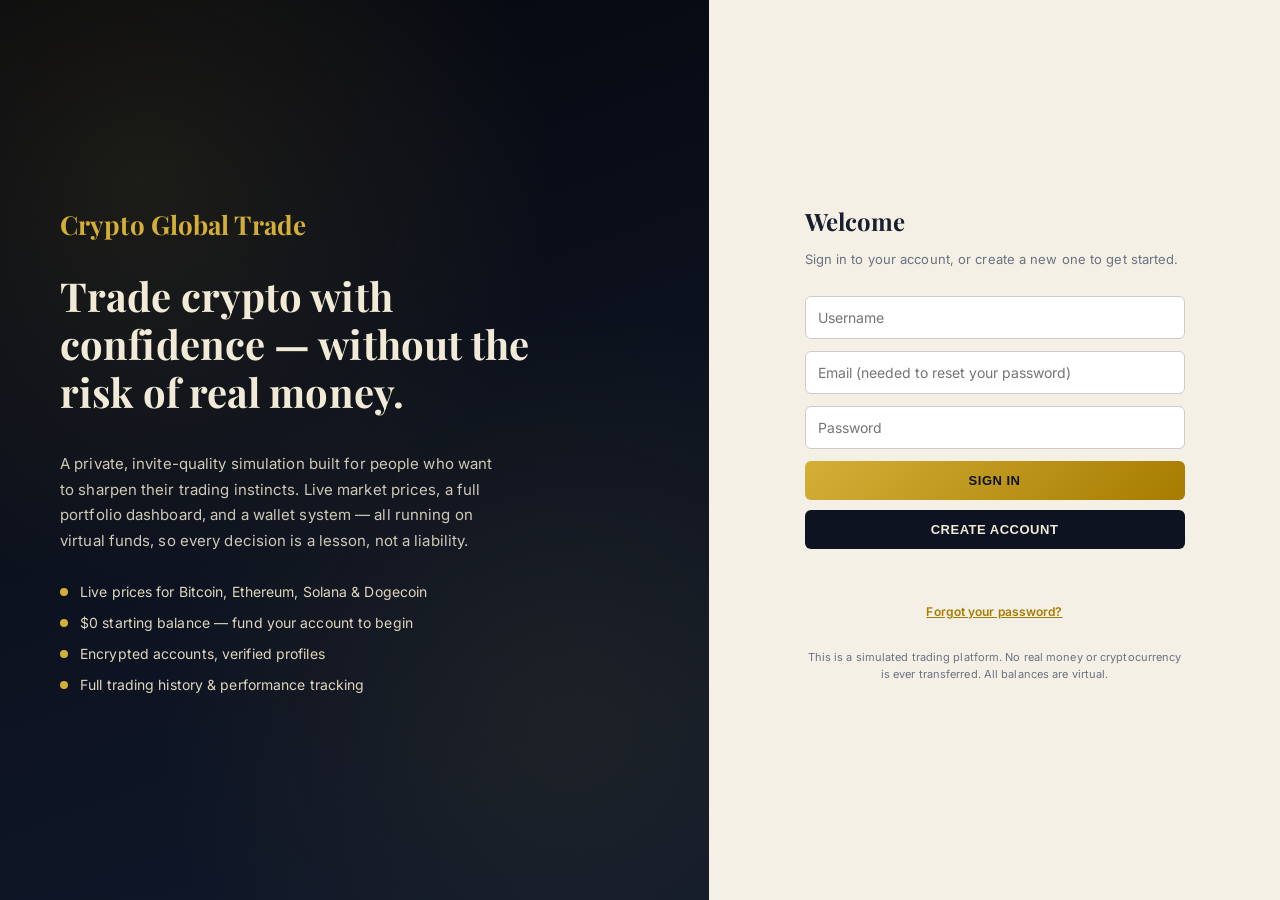
<file: index.html>
<!DOCTYPE html>
<html lang="en">
<head>
  <meta charset="UTF-8">
  <meta name="viewport" content="width=device-width, initial-scale=1.0">
  <title>Crypto Global Trade</title>
<link rel="preconnect" href="https://fonts.googleapis.com">
<link rel="preconnect" href="https://fonts.gstatic.com" crossorigin>
<link href="https://fonts.googleapis.com/css2?family=Playfair+Display:wght@600;700&family=Inter:wght@400;500;600;700&display=swap" rel="stylesheet">
  <link rel="stylesheet" href="style.css">
</head>
<body>

  <nav>
    <div class="logo">Crypto Global Trade</div>
    <button class="hamburger" id="hamburgerBtn">☰</button>
    <div class="nav-menu" id="navMenu">
      <a href="index.html" data-i18n="nav_home">Home</a>
      <a href="trading.html" data-i18n="nav_trading">Trading</a>
      <a href="leaderboard.html" data-i18n="nav_leaderboard">Leaderboard</a>
      <a href="about.html" data-i18n="nav_about">About</a>
      <div id="authSlot"></div>
      <div style="padding: 14px 20px; border-top: 1px solid rgba(255,255,255,0.1);">
        <select id="langSelect" style="width: 100%; padding: 6px; border-radius: 6px;"></select>
      </div>
    </div>
  </nav>

  <div class="ticker-wrap">
    <div class="ticker" id="tickerTrack"></div>
  </div>

  <div class="hero">
    <h1 data-i18n="hero_title">Trade Crypto. Risk Nothing.</h1>
    <p data-i18n="hero_desc">Practice buying and selling Bitcoin, Ethereum, Solana, and Dogecoin with live prices and $10,000 in virtual cash.  real money, all the experience.</p>
    <a href="trading.html" class="hero-btn" data-i18n="hero_btn">Start Trading</a>
  </div>

  <div class="illustration-wrap">
    <div class="coin-orbit">
      <div class="orbit-center">📊</div>
      <div class="orbit-coin c1">₿</div>
      <div class="orbit-coin c2">Ξ</div>
      <div class="orbit-coin c3">◎</div>
      <div class="orbit-coin c4">Ð</div>
    </div>
  </div>

  <div class="stats-bar">
    <div class="stat-item">
      <div class="stat-number">$<span data-count="10K">0</span></div>
      <div class="stat-label">Starting Capital</div>
    </div>
    <div class="stat-item">
      <div class="stat-number" data-count="4">0</div>
      <div class="stat-label">Coins Supported</div>
    </div>
    <div class="stat-item">
      <div class="stat-number" data-count="10s">0</div>
      <div class="stat-label">Price Refresh Rate</div>
    </div>
    <div class="stat-item">
      <div class="stat-number" data-count="8">0</div>
      <div class="stat-label">Languages Available</div>
    </div>
  </div>

  <div class="features">
    <div class="feature-card">
      <div class="icon">📈</div>
      <h3 data-i18n="feat1_title">Live Prices</h3>
      <p data-i18n="feat1_desc">Real-time crypto prices pulled straight from the market, updated every few seconds.</p>
    </div>
    <div class="feature-card">
      <div class="icon">🪙</div>
      <h3 data-i18n="feat2_title">4 Coins to Trade</h3>
      <p data-i18n="feat2_desc">Bitcoin, Ethereum, Solana, and Dogecoin — build a diversified virtual portfolio.</p>
    </div>
    <div class="feature-card">
      <div class="icon">🛡️</div>
      <h3 data-i18n="feat3_title">Zero Risk</h3>
      <p data-i18n="feat3_desc">Trade with $10,000 in practical cash. Learn the ropes without losing a cent.</p>
    </div>
    <div class="feature-card">
      <div class="icon">🏆</div>
      <h3 data-i18n="feat4_title">Track Your Best</h3>
      <p data-i18n="feat4_desc">Your highest profit is saved automatically — come back and try to beat it.</p>
    </div>
  </div>

  <div class="market-overview">
    <h2>Market Overview</h2>
    <div class="market-table" id="marketTable"></div>
  </div>

  <div class="trust-section">
    <div class="trust-grid">
      <div class="trust-badge">
        <div class="badge-icon">🔒</div>
        <h4>Encrypted Passwords</h4>
        <p>Every password is hashed before storage — not even admins can see it in plain text.</p>
      </div>
      <div class="trust-badge">
        <div class="badge-icon">🛡️</div>
        <h4>Zero Real-Money Risk</h4>
        <p>All trading uses Real funds. Real cryptocurrency never changes hands.</p>
      </div>
      <div class="trust-badge">
        <div class="badge-icon">📡</div>
        <h4>Live Market Data</h4>
        <p>Prices are pulled directly from the market in real time, not simulated numbers.</p>
      </div>
    </div>
  </div>

  <div class="how-it-works">
    <h2>How It Works</h2>
    <div class="steps-row">
      <div class="step-item">
        <div class="step-number">1</div>
        <h4>Get $10,000 Real cash</h4>
        <p>Signup, Fund your trading with card, or crypto transfer  — just click and start.</p>
      </div>
      <div class="step-item">
        <div class="step-number">2</div>
        <h4>Buy and sell live-priced coins</h4>
        <p>Trade Bitcoin, Ethereum, Solana, and Dogecoin at real-time prices.</p>
      </div>
      <div class="step-item">
        <div class="step-number">3</div>
        <h4>Track your results</h4>
        <p>Watch your profit/loss update live, and try to beat your best score.</p>
      </div>
    </div>
  </div>

  <div class="testimonials">
    <h2>What People Are Saying</h2>
    <p class="subtext">Feedback from traders/users</p>
    <div class="testimonial-grid">
      <div class="testimonial-card">
        <div class="stars">★★★★★</div>
        <p class="quote">"Finally a way to trading without the anxiety of losing money. The live charts feel legit and accurate."</p>
        <div class="person">
          <div class="testimonial-avatar" style="background:#2ecc71;">M</div>
          <div class="person-name">Maya, beginner trader</div>
        </div>
      </div>
      <div class="testimonial-card">
        <div class="stars">★★★★★</div>
        <p class="quote">"I use this to test strategies before I ever touch a real exchange. Simple and surprisingly addictive."</p>
        <div class="person">
          <div class="testimonial-avatar" style="background:#3498db;">R</div>
          <div class="person-name">Raj, computer science student</div>
        </div>
      </div>
      <div class="testimonial-card">
        <div class="stars">★★★★☆</div>
        <p class="quote">" I made my first $50k here,I can't do without this trading company. The dark mode and live ticker make it more classy and easy exchange platform to trade without loosing. Would love to see more coins added."</p>
        <div class="person">
          <div class="testimonial-avatar" style="background:#9b59b6;">L</div>
          <div class="person-name">Lena, hobbyist investor</div>
        </div>
      </div>
    </div>
  </div>

  <div class="faq-section">
    <h2>Frequently Asked Questions</h2>
    <div class="faq-item">
      <div class="faq-question">Is this real money? <span class="arrow">▾</span></div>
      <div class="faq-answer">Yes — everyone starts with $10,000 in completely Real cash. The crypto prices are real and legit, pulled live from the market.</div>
    </div>
    <div class="faq-item">
      <div class="faq-question">Do I need to sign up? <span class="arrow">▾</span></div>
      <div class="faq-answer">You'll need to create an account to save your balance and track your best score, fund your trading account and start trading, you can as well reach out to our expertes to help make sure you don't loose any money.</div>
    </div>
    <div class="faq-item">
      <div class="faq-question">Which coins can I trade? <span class="arrow">▾</span></div>
      <div class="faq-answer">Bitcoin, Ethereum, Solana, and Dogecoin — all with live prices refreshed every 10 seconds.</div>
    </div>
    <div class="faq-item">
      <div class="faq-question">Is my data private? <span class="arrow">▾</span></div>
      <div class="faq-answer">Your trading data is stored securely and tied only to your account — it's never shared or sold.</div>
    </div>
  </div>

  <div class="newsletter-section">
    <h2>Stay Updated</h2>
    <p>Get occasional updates about new features. No spam.</p>
    <div class="newsletter-form">
      <input type="email" id="newsletterEmail" placeholder="Your email address">
      <button id="newsletterBtn">Subscribe</button>
    </div>
    <p id="newsletterMsg"></p>
  </div>

  <footer>
    <div class="footer-grid">
      <div class="footer-col">
        <h4>Crypto Global Trade</h4>
        <p style="font-size:13px; opacity:0.7; line-height:1.5;">A crypto trading company built for learning and making real profits.</p>
      </div>
      <div class="footer-col">
        <h4>Navigate</h4>
        <a href="index.html">Home</a>
        <a href="trading.html">Trading</a>
        <a href="leaderboard.html">Leaderboard</a>
        <a href="about.html">About</a>
      </div>
      <div class="footer-col">
        <h4>Support</h4>
        <a href="support.html">Contact Support</a>
        <a href="wallet.html">Wallet</a>
      </div>
      <div class="footer-col">
        <h4>Follow</h4>
        <div class="footer-social">
          <a href="#">𝕏</a>
          <a href="#">in</a>
          <a href="#">◎</a>
        </div>
      </div>
    </div>
    <div class="footer-bottom">
      © 2013 Crypto Global Trade. Crypto trading only — We are the best. 
    </div>
  </footer>

  <script>window.SKIP_AUTO_I18N = true;</script>
  <script src="nav.js"></script>
  <script src="ticker.js"></script>
  <script src="i18n.js"></script>
  <script>
    document.querySelectorAll('.faq-question').forEach(q => {
      q.addEventListener('click', () => {
        q.parentElement.classList.toggle('open');
      });
    });

    function animateCount(el) {
      const raw = el.getAttribute('data-count');
      const match = raw.match(/^([\d.]+)(.*)$/);
      if (!match) { el.textContent = raw; return; }
      const target = parseFloat(match[1]);
      const suffix = match[2];
      let current = 0;
      const step = Math.max(target / 40, 0.1);
      const interval = setInterval(() => {
        current += step;
        if (current >= target) {
          current = target;
          clearInterval(interval);
        }
        el.textContent = (Number.isInteger(target) ? Math.floor(current) : current.toFixed(1)) + suffix;
      }, 30);
    }

    const statObserver = new IntersectionObserver((entries) => {
      entries.forEach(entry => {
        if (entry.isIntersecting) {
          animateCount(entry.target);
          statObserver.unobserve(entry.target);
        }
      });
    }, { threshold: 0.5 });

    document.querySelectorAll('[data-count]').forEach(el => statObserver.observe(el));

    // ---- Live market overview widget ----
    const MARKET_COINS = [
      { id: 'bitcoin', symbol: 'BTC', color: '#f7931a' },
      { id: 'ethereum', symbol: 'ETH', color: '#627eea' },
      { id: 'solana', symbol: 'SOL', color: '#00997a' },
      { id: 'dogecoin', symbol: 'DOGE', color: '#c2a633' }
    ];
    let lastMarketPrices = {};

    async function loadMarketOverview() {
      try {
        const ids = MARKET_COINS.map(c => c.id).join(',');
        const res = await fetch(`https://crypto-global-trade-backend.onrender.com/api/prices`);
        const data = await res.json();

        const table = document.getElementById('marketTable');
        table.innerHTML = '';

        MARKET_COINS.forEach(coin => {
          const price = data[coin.id].usd;
          const change = data[coin.id].usd_24h_change || 0;
          const isUp = change >= 0;

          const row = document.createElement('div');
          row.className = 'market-row';
          row.innerHTML = `
            <div class="coin-cell"><span class="coin-dot" style="background:${coin.color};"></span>${coin.symbol}</div>
            <div class="price-cell">$${price.toLocaleString()}</div>
            <div class="change-cell ${isUp ? 'up' : 'down'}">${isUp ? '+' : ''}${change.toFixed(2)}%</div>
          `;
          table.appendChild(row);
        });
      } catch (err) {
        document.getElementById('marketTable').innerHTML = '<div class="market-row">Market data unavailable</div>';
      }
    }
    loadMarketOverview();
    setInterval(loadMarketOverview, 15000);

    // ---- Newsletter signup ----
    document.getElementById('newsletterBtn').addEventListener('click', async () => {
      const email = document.getElementById('newsletterEmail').value;
      const msgEl = document.getElementById('newsletterMsg');
      try {
        const res = await fetch('https://crypto-global-trade-backend.onrender.com/api/newsletter', {
          method: 'POST',
          headers: { 'Content-Type': 'application/json' },
          body: JSON.stringify({ email })
        });
        const data = await res.json();
        msgEl.style.color = data.success ? '#4ade80' : '#f87171';
        msgEl.textContent = data.success ? 'Subscribed! Check your inbox (simulated).' : (data.error || 'Something went wrong.');
      } catch (err) {
        msgEl.style.color = '#f87171';
        msgEl.textContent = 'Could not reach server.';
      }
    });
  </script>
  <script>
    fetch('https://crypto-global-trade-backend.onrender.com/api/content')
      .then(res => res.json())
      .then(content => {
        TRANSLATIONS.en.hero_title = content.hero_title;
        TRANSLATIONS.en.hero_desc = content.hero_desc;
        TRANSLATIONS.en.hero_btn = content.hero_btn;
      })
      .catch(() => console.log('Could not load site content, using defaults.'))
      .finally(() => initLanguageSwitcher());
  </script>
</body>
</html>
</file>
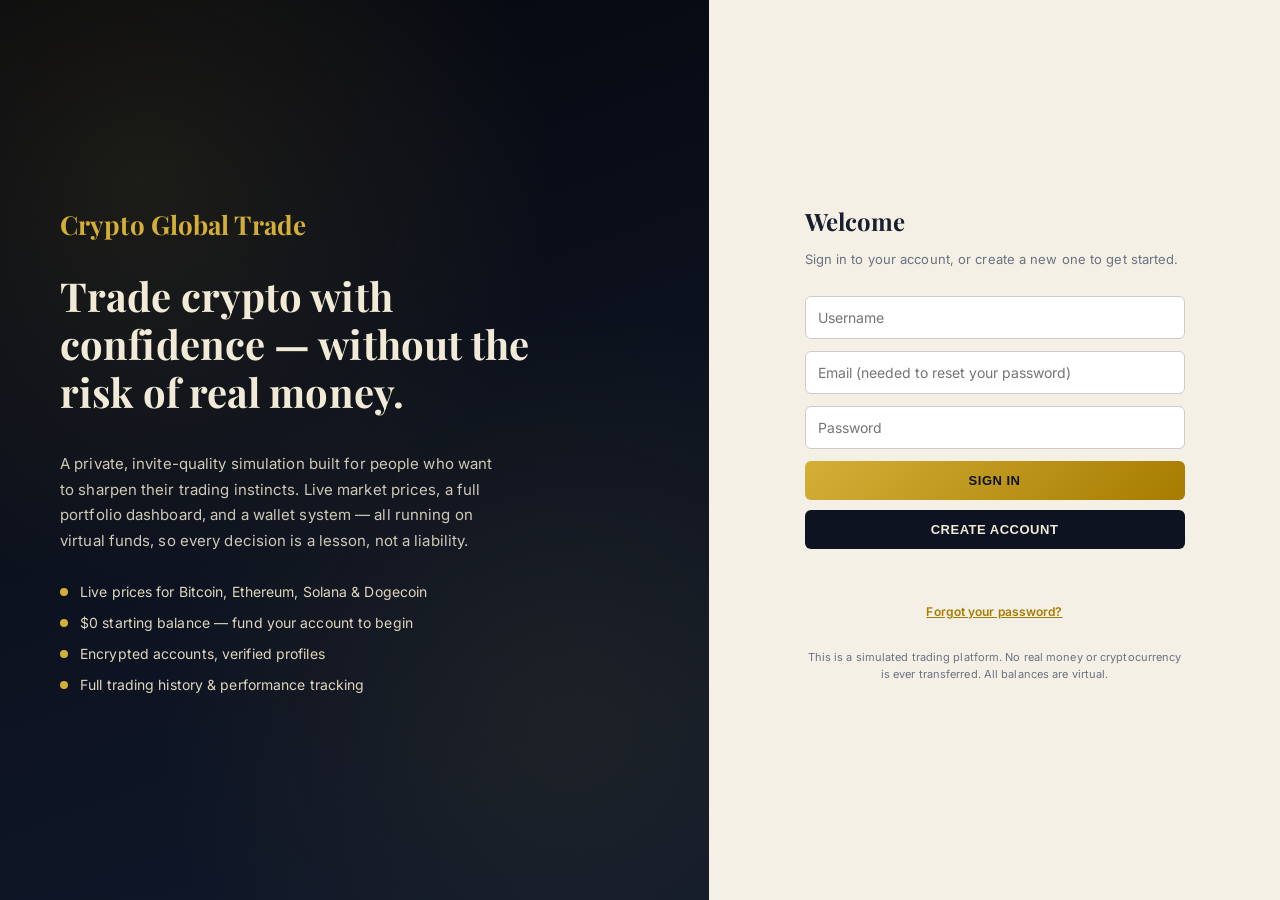
<file: about.html>
<!DOCTYPE html>
<html lang="en">
<head>
  <meta charset="UTF-8">
  <meta name="viewport" content="width=device-width, initial-scale=1.0">
  <title>About - Crypto Global Trade</title>
<link rel="preconnect" href="https://fonts.googleapis.com">
<link rel="preconnect" href="https://fonts.gstatic.com" crossorigin>
<link href="https://fonts.googleapis.com/css2?family=Playfair+Display:wght@600;700&family=Inter:wght@400;500;600;700&display=swap" rel="stylesheet">
  <link rel="stylesheet" href="style.css">
</head>
<body>

  <nav>
    <div class="logo">Crypto Global Trade</div>
    <button class="hamburger" id="hamburgerBtn">☰</button>
    <div class="nav-menu" id="navMenu">
      <a href="index.html" data-i18n="nav_home">Home</a>
      <a href="trading.html" data-i18n="nav_trading">Trading</a>
      <a href="leaderboard.html" data-i18n="nav_leaderboard">Leaderboard</a>
      <a href="about.html" data-i18n="nav_about">About</a>
      <div id="authSlot"></div>
      <div style="padding: 14px 20px; border-top: 1px solid rgba(255,255,255,0.1);">
        <select id="langSelect" style="width: 100%; padding: 6px; border-radius: 6px;"></select>
      </div>
    </div>
  </nav>

  <div class="page-content">
    <div class="card">
      <h2 data-i18n="about_title">About this project</h2>
      <p data-i18n="about_p1">This is an unlimited crypto trading app built to practice real web development skills: live API data, DOM manipulation, charts, and local storage.</p>
      <p data-i18n="about_p2">Real money is ever used. Prices are pulled live from CoinGecko, but all trading happens with a thousand dollars starting cash.</p>
    </div>

    <div class="card">
      <h2 data-i18n="team_title">Meet the Team</h2>
      <p style="font-size: 13px; color: var(--muted);" data-i18n="team_note">These profiles are our top professionals and for analytical purposes only — real trades are monitored or directed by our team.</p>
      <div class="team-grid">
        <div class="team-card">
          <div class="team-avatar" style="background:#2ecc71;">AK</div>
          <h4>Amara Kim</h4>
          <div class="role" data-i18n="team1_role">Head Trader</div>
          <p class="bio" data-i18n="team1_bio">Oversees unlimited trading strategy and market simulation logic.</p>
        </div>
        <div class="team-card">
          <div class="team-avatar" style="background:#e74c3c;">DO</div>
          <h4>Diego Ortiz</h4>
          <div class="role" data-i18n="team2_role">Risk Analyst</div>
          <p class="bio" data-i18n="team2_bio">Monitors portfolio risk and trading fee modeling.</p>
        </div>
        <div class="team-card">
          <div class="team-avatar" style="background:#3498db;">NP</div>
          <h4>Nadia Petrova</h4>
          <div class="role" data-i18n="team3_role">Data Engineer</div>
          <p class="bio" data-i18n="team3_bio">Maintains the live price feed and charting pipeline.</p>
        </div>
        <div class="team-card">
          <div class="team-avatar" style="background:#9b59b6;">JT</div>
          <h4>Jonah Tanaka</h4>
          <div class="role" data-i18n="team4_role">Product Designer</div>
          <p class="bio" data-i18n="team4_bio">Designs the trading experience and interface.</p>
        </div>
      </div>
    </div>
  </div>

  <script src="nav.js"></script>
  <script src="i18n.js"></script>
</body>
</html>
</file>
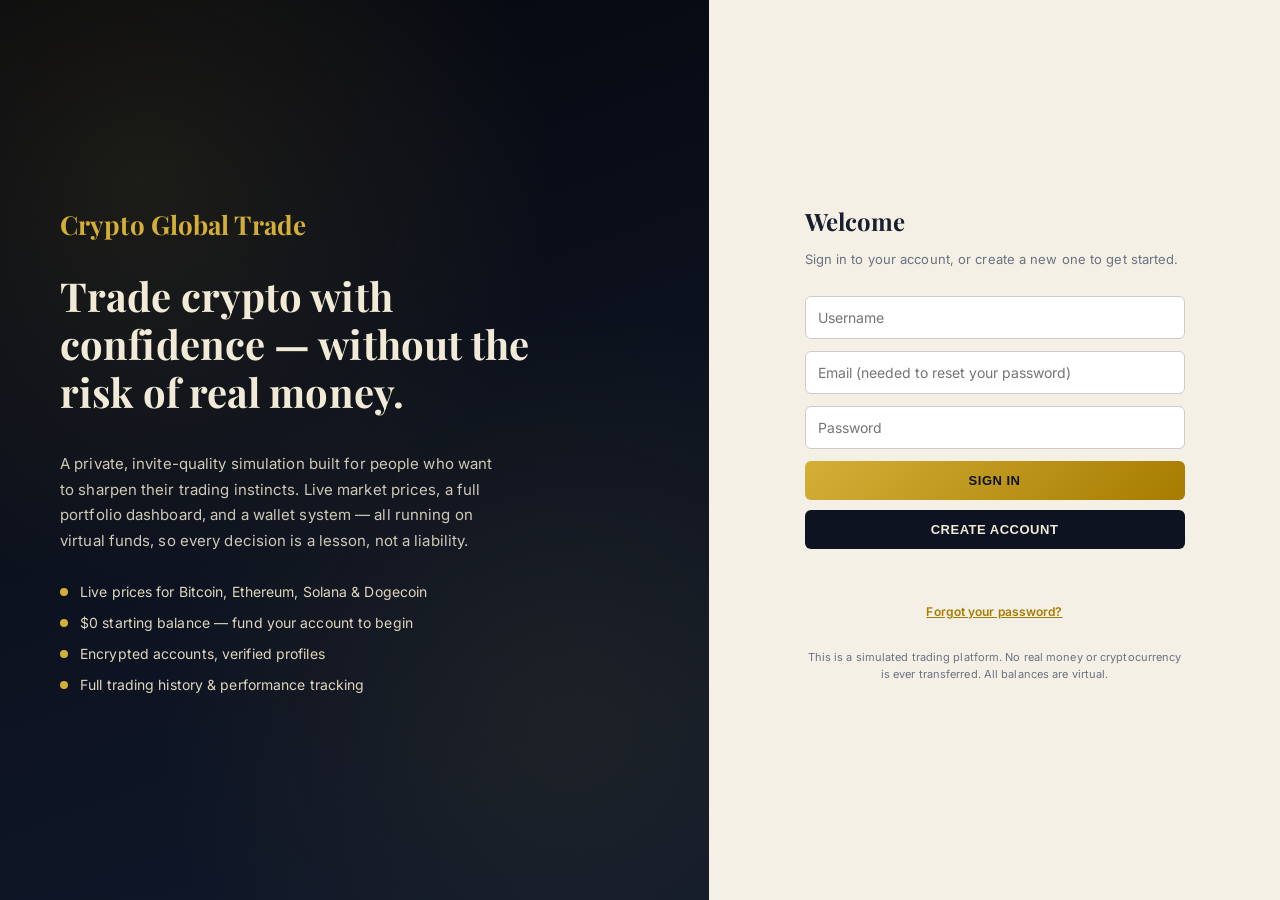
<file: alerts.html>
<!DOCTYPE html>
<html lang="en">
<head>
  <meta charset="UTF-8">
  <meta name="viewport" content="width=device-width, initial-scale=1.0">
  <title>Watchlist &amp; Alerts - Crypto Global Trade</title>
  <link rel="preconnect" href="https://fonts.googleapis.com">
  <link rel="preconnect" href="https://fonts.gstatic.com" crossorigin>
  <link href="https://fonts.googleapis.com/css2?family=Playfair+Display:wght@600;700&family=Inter:wght@400;500;600;700&display=swap" rel="stylesheet">
  <link rel="stylesheet" href="style.css">
  <style>
    .al-wrap { max-width: 900px; margin: 40px auto; padding: 0 20px 70px; }
    .al-wrap h2 { font-family: 'Playfair Display', serif; margin: 0 0 6px; }
    .al-sub { color: var(--muted); font-size: 14px; margin: 0 0 24px; line-height: 1.5; }
    .al-h3 { font-family: 'Playfair Display', serif; font-size: 18px; margin: 0 0 14px; }
    .up { color: #2ecc71; }
    .down { color: #ef4444; }

    .wl-grid { display: grid; grid-template-columns: repeat(auto-fit, minmax(200px, 1fr)); gap: 14px; margin-bottom: 8px; }
    .wl-card {
      background: var(--card-bg); border: 1px solid var(--border-soft); border-radius: 10px;
      padding: 18px; position: relative; transition: border-color 0.15s ease;
    }
    .wl-card.watched { border-color: rgba(212,175,55,0.6); box-shadow: 0 0 0 1px rgba(212,175,55,0.3); }
    .wl-top { display: flex; align-items: center; gap: 8px; font-weight: 700; font-size: 14px; padding-right: 30px; }
    .dot { width: 10px; height: 10px; border-radius: 50%; display: inline-block; flex-shrink: 0; }
    .wl-sym { font-size: 11px; color: var(--muted); font-weight: 600; letter-spacing: 0.6px; }
    .wl-price { font-family: 'Playfair Display', serif; font-size: 24px; font-weight: 700; margin: 10px 0 2px; font-variant-numeric: tabular-nums; }
    .wl-chg { font-size: 12px; font-weight: 600; min-height: 16px; }
    .wl-actions { display: flex; gap: 8px; margin-top: 14px; flex-wrap: wrap; }
    .star-btn {
      position: absolute; top: 10px; right: 12px; background: none; border: none;
      font-size: 22px; line-height: 1; cursor: pointer; color: var(--muted); padding: 2px;
    }
    .star-btn.on { color: #d4af37; }
    .mini {
      padding: 8px 12px; border-radius: 6px; font-size: 12px; font-weight: 700; cursor: pointer;
      border: 1px solid var(--border-soft); background: transparent; color: var(--text);
      text-decoration: none; font-family: inherit; display: inline-block;
    }
    .mini.gold { background: linear-gradient(135deg, #d4af37, #a67c00); color: #0d1321; border: none; }

    .al-card {
      background: var(--card-bg); border: 1px solid var(--border-soft); border-radius: 10px;
      padding: 22px; margin: 22px 0 0;
    }
    .form-grid { display: grid; grid-template-columns: 1fr 1fr 1fr; gap: 16px; align-items: start; }
    .form-grid label {
      display: block; font-size: 12px; font-weight: 600; color: var(--muted);
      text-transform: uppercase; letter-spacing: 0.5px; margin: 0 0 6px;
    }
    .al-wrap select, .al-wrap input[type="number"] {
      width: 100%; padding: 11px 12px; border-radius: 6px; border: 1px solid var(--border-soft);
      background: var(--bg); color: var(--text); font-size: 14px; font-family: inherit; box-sizing: border-box;
    }
    .al-wrap select:focus, .al-wrap input[type="number"]:focus { outline: none; border-color: var(--accent); }
    .hint { font-size: 12px; color: var(--muted); margin-top: 6px; min-height: 16px; }
    .seg { display: flex; background: rgba(128,128,128,0.12); border-radius: 8px; padding: 3px; }
    .seg button {
      flex: 1; border: none; background: transparent; color: var(--muted); font-weight: 700;
      font-size: 12px; padding: 9px 8px; border-radius: 6px; cursor: pointer; font-family: inherit;
    }
    .seg button.active { background: linear-gradient(135deg, #d4af37, #a67c00); color: #0d1321; }
    .quick { display: flex; gap: 6px; margin-top: 8px; }
    .quick button {
      flex: 1; padding: 7px 0; border-radius: 6px; border: 1px solid var(--border-soft);
      background: transparent; color: var(--text); font-size: 12px; font-weight: 600; cursor: pointer; font-family: inherit;
    }
    .create-btn {
      margin-top: 18px; padding: 12px 22px; border: none; border-radius: 6px;
      background: linear-gradient(135deg, #d4af37, #a67c00); color: #0d1321; font-weight: 700;
      font-size: 13px; letter-spacing: 0.4px; text-transform: uppercase; cursor: pointer; font-family: inherit;
    }
    .create-btn:disabled { opacity: 0.55; cursor: not-allowed; }
    .al-msg { font-size: 13px; margin: 12px 0 0; min-height: 18px; font-weight: 600; line-height: 1.5; }

    .al-row {
      display: flex; align-items: center; gap: 12px; padding: 13px 0;
      border-bottom: 1px solid var(--border-soft); font-size: 14px;
    }
    .al-row:last-child { border-bottom: none; }
    .al-row .mid { flex: 1; min-width: 0; line-height: 1.5; }
    .al-row small { display: block; color: var(--muted); font-size: 12px; margin-top: 2px; }
    .del-btn {
      padding: 7px 12px; border-radius: 6px; border: 1px solid rgba(239,68,68,0.5);
      background: transparent; color: #ef4444; font-size: 12px; font-weight: 700; cursor: pointer; font-family: inherit;
    }
    .done { font-size: 11px; font-weight: 800; text-transform: uppercase; letter-spacing: 0.5px; color: #2ecc71; white-space: nowrap; }
    .empty { color: var(--muted); font-size: 13px; padding: 8px 0; line-height: 1.6; }
    .al-note { font-size: 12px; color: var(--muted); line-height: 1.7; margin: 22px 0 0; }

    @media (max-width: 720px) {
      .form-grid { grid-template-columns: 1fr; }
    }
  </style>
</head>
<body>

  <nav>
    <div class="logo">Crypto Global Trade</div>
    <button class="hamburger" id="hamburgerBtn">☰</button>
    <div class="nav-menu" id="navMenu"></div>
  </nav>

  <div class="al-wrap">
    <h2>Watchlist &amp; Alerts</h2>
    <p class="al-sub">Star the coins you follow and set price alerts. We'll notify you the moment a price is hit.</p>

    <div class="wl-grid" id="wlGrid"></div>
    <p class="al-msg" id="wlMsg"></p>

    <div class="al-card" id="createCard">
      <h3 class="al-h3">Create a price alert</h3>
      <div class="form-grid">
        <div>
          <label for="alertCoin">Coin</label>
          <select id="alertCoin"></select>
          <div class="hint" id="priceHint">Loading price…</div>
        </div>
        <div>
          <label>When the price</label>
          <div class="seg" id="dirSeg">
            <button type="button" data-dir="above" class="active">Rises above</button>
            <button type="button" data-dir="below">Falls below</button>
          </div>
        </div>
        <div>
          <label for="alertTarget">Target price (USD)</label>
          <input id="alertTarget" type="number" inputmode="decimal" step="any" min="0" placeholder="e.g. 70000" autocomplete="off">
          <div class="quick" id="quickBtns"></div>
        </div>
      </div>
      <button class="create-btn" id="createBtn">Create Alert</button>
      <p class="al-msg" id="alertMsg"></p>
    </div>

    <div class="al-card">
      <h3 class="al-h3">Active alerts</h3>
      <div id="activeList"><div class="empty">Loading…</div></div>
    </div>

    <div class="al-card">
      <h3 class="al-h3">Triggered alerts</h3>
      <div id="triggeredList"><div class="empty">Loading…</div></div>
    </div>

    <p class="al-note">
      Each alert fires once. You'll get an email (if your account has one) and a pop-up on whichever page you have open. Prices are checked whenever our server is awake. Our free hosting sleeps when nobody is visiting, so an alert can arrive late, but it will still fire. Virtual trading platform, not financial advice.
    </p>
  </div>

  <script src="nav.js"></script>
  <script>
    const API = 'https://crypto-global-trade-backend.onrender.com';
    const userId = localStorage.getItem('userId');
    if (!userId) window.location.href = 'login.html';

    const COINS = [
      { sym: 'btc',  id: 'bitcoin',  name: 'Bitcoin',  color: '#f7931a' },
      { sym: 'eth',  id: 'ethereum', name: 'Ethereum', color: '#627eea' },
      { sym: 'sol',  id: 'solana',   name: 'Solana',   color: '#00ffa3' },
      { sym: 'doge', id: 'dogecoin', name: 'Dogecoin', color: '#c2a633' }
    ];
    const coinBySym = (s) => COINS.find((c) => c.sym === s);

    let prices = {};
    let change24h = {};
    let watched = [];
    let activeAlerts = [];
    let triggeredAlerts = [];
    let alertsLoaded = false;
    let direction = 'above';
    let wlMsgTimer = null;

    const $ = (id) => document.getElementById(id);

    function fmtPrice(p) {
      const v = Number(p) || 0;
      if (!v) return '—';
      if (v >= 1) return '$' + v.toLocaleString('en-US', { minimumFractionDigits: 2, maximumFractionDigits: 2 });
      return '$' + v.toFixed(5);
    }
    function fmtPct(v) { return (v >= 0 ? '+' : '') + v.toFixed(2) + '%'; }
    function parseDb(s) {
      const t = Date.parse(String(s || '').replace(' ', 'T') + 'Z');
      return isNaN(t) ? null : t;
    }
    function fmtTime(ms) {
      if (!ms) return '';
      return new Date(ms).toLocaleString([], { month: 'short', day: 'numeric', hour: '2-digit', minute: '2-digit' });
    }

    function setMsg(el, text, color) {
      el.textContent = text;
      el.style.color = color || 'var(--muted)';
    }

    // ---------- watchlist ----------
    function renderWatchlist() {
      const sorted = COINS.slice().sort((a, b) => {
        const diff = (watched.includes(b.sym) ? 1 : 0) - (watched.includes(a.sym) ? 1 : 0);
        return diff || (COINS.indexOf(a) - COINS.indexOf(b));
      });

      $('wlGrid').innerHTML = sorted.map((c) => {
        const on = watched.includes(c.sym);
        const ch = change24h[c.sym];
        const chText = (ch === null || ch === undefined) ? '' : fmtPct(ch) + ' (24h)';
        const chClass = (ch === null || ch === undefined) ? '' : (ch >= 0 ? 'up' : 'down');
        return '<div class="wl-card' + (on ? ' watched' : '') + '">' +
          '<button class="star-btn' + (on ? ' on' : '') + '" data-star="' + c.sym + '" title="' + (on ? 'Remove from watchlist' : 'Add to watchlist') + '">' + (on ? '★' : '☆') + '</button>' +
          '<div class="wl-top"><span class="dot" style="background:' + c.color + '"></span>' + c.name + ' <span class="wl-sym">' + c.sym.toUpperCase() + '</span></div>' +
          '<div class="wl-price">' + fmtPrice(prices[c.sym]) + '</div>' +
          '<div class="wl-chg ' + chClass + '">' + chText + '</div>' +
          '<div class="wl-actions">' +
            '<button class="mini gold" data-alert="' + c.sym + '">Set alert</button>' +
            '<a class="mini" href="trading.html">Trade</a>' +
          '</div>' +
        '</div>';
      }).join('');
    }

    async function loadWatchlist() {
      try {
        const res = await fetch(API + '/api/data/' + userId + '/watchlist');
        if (!res.ok) throw new Error('failed');
        const data = await res.json();
        watched = Array.isArray(data.coins) ? data.coins : [];
        renderWatchlist();
      } catch (e) {}
    }

    async function toggleStar(sym) {
      const wasOn = watched.includes(sym);
      watched = wasOn ? watched.filter((s) => s !== sym) : watched.concat(sym);
      renderWatchlist();
      try {
        const res = await fetch(API + '/api/data/' + userId + '/watchlist', {
          method: 'POST',
          headers: { 'Content-Type': 'application/json' },
          body: JSON.stringify({ coin: sym, on: !wasOn })
        });
        if (!res.ok) throw new Error('failed');
        const data = await res.json();
        if (Array.isArray(data.coins)) { watched = data.coins; renderWatchlist(); }
      } catch (e) {
        watched = wasOn ? watched.concat(sym) : watched.filter((s) => s !== sym);
        renderWatchlist();
        setMsg($('wlMsg'), 'Could not update your watchlist. Please try again.', '#ef4444');
        clearTimeout(wlMsgTimer);
        wlMsgTimer = setTimeout(() => setMsg($('wlMsg'), ''), 4000);
      }
    }

    // ---------- prices ----------
    async function fetchPrices() {
      try {
        const res = await fetch(API + '/api/prices');
        if (!res.ok) throw new Error('bad status');
        const d = await res.json();
        if (!d || !d.bitcoin) throw new Error('bad data');
        COINS.forEach((c) => {
          const x = d[c.id];
          if (!x || !x.usd) return;
          prices[c.sym] = x.usd;
          change24h[c.sym] = typeof x.usd_24h_change === 'number' ? x.usd_24h_change : null;
        });
        renderWatchlist();
        updatePriceHint();
        renderActive();
      } catch (e) {}
    }

    function updatePriceHint() {
      const sym = $('alertCoin').value;
      $('priceHint').textContent = prices[sym] > 0 ? 'Current price: ' + fmtPrice(prices[sym]) : 'Loading price…';
    }

    // ---------- alert form ----------
    function renderQuick() {
      const sign = direction === 'above' ? '+' : '-';
      $('quickBtns').innerHTML = [2, 5, 10].map((p) => '<button type="button" data-pct="' + p + '">' + sign + p + '%</button>').join('');
    }

    function applyQuick(pct) {
      const sym = $('alertCoin').value;
      const price = prices[sym];
      if (!(price > 0)) { setMsg($('alertMsg'), 'Prices are still loading. Try again in a moment.', '#ef4444'); return; }
      const factor = 1 + (direction === 'above' ? 1 : -1) * (pct / 100);
      const target = price * factor;
      $('alertTarget').value = price >= 1 ? target.toFixed(2) : target.toFixed(5);
      setMsg($('alertMsg'), '');
    }

    async function createAlert() {
      const msg = $('alertMsg');
      const btn = $('createBtn');
      const coin = $('alertCoin').value;
      const target = parseFloat($('alertTarget').value);

      if (!(target > 0)) { setMsg(msg, 'Enter a target price.', '#ef4444'); return; }

      btn.disabled = true;
      setMsg(msg, 'Creating alert… (the first request can take up to a minute)');
      try {
        const res = await fetch(API + '/api/data/' + userId + '/alerts', {
          method: 'POST',
          headers: { 'Content-Type': 'application/json' },
          body: JSON.stringify({ coin: coin, direction: direction, target: target })
        });
        const data = await res.json().catch(() => ({}));
        if (res.ok && data.success) {
          $('alertTarget').value = '';
          setMsg(msg, 'Alert created. We\'ll notify you when it hits.', '#2ecc71');
          await loadAlerts();
        } else {
          setMsg(msg, data.error || 'Could not create the alert. Please try again.', '#ef4444');
        }
      } catch (e) {
        setMsg(msg, 'Could not reach the server. Please try again.', '#ef4444');
      }
      btn.disabled = false;
    }

    // ---------- alert lists ----------
    function renderActive() {
      if (!alertsLoaded) return;
      const el = $('activeList');
      if (!activeAlerts.length) {
        el.innerHTML = '<div class="empty">No active alerts yet. Create one above and we\'ll tell you the moment it hits.</div>';
        return;
      }
      el.innerHTML = activeAlerts.map((a) => {
        const c = coinBySym(a.coin);
        if (!c) return '';
        const price = prices[a.coin];
        let away = '';
        if (price > 0) away = fmtPct((a.target / price - 1) * 100) + ' from current price';
        const verb = a.direction === 'above' ? 'rises above' : 'falls below';
        const created = fmtTime(parseDb(a.created_at));
        return '<div class="al-row">' +
          '<span class="dot" style="background:' + c.color + '"></span>' +
          '<div class="mid"><b>' + c.name + '</b> ' + verb + ' <b>' + fmtPrice(a.target) + '</b>' +
            '<small>' + (away ? away + ' · ' : '') + 'Created ' + created + '</small></div>' +
          '<button class="del-btn" data-del="' + Number(a.id) + '">Delete</button>' +
        '</div>';
      }).join('');
    }

    function renderTriggered() {
      if (!alertsLoaded) return;
      const el = $('triggeredList');
      if (!triggeredAlerts.length) {
        el.innerHTML = '<div class="empty">Nothing has triggered yet.</div>';
        return;
      }
      el.innerHTML = triggeredAlerts.map((a) => {
        const c = coinBySym(a.coin);
        if (!c) return '';
        const verb = a.direction === 'above' ? 'rose above' : 'fell below';
        return '<div class="al-row">' +
          '<span class="dot" style="background:' + c.color + '"></span>' +
          '<div class="mid"><b>' + c.name + '</b> ' + verb + ' <b>' + fmtPrice(a.target) + '</b>' +
            '<small>Hit at ' + fmtPrice(a.triggered_price) + ' · ' + fmtTime(parseDb(a.triggered_at)) + '</small></div>' +
          '<span class="done">Triggered</span>' +
        '</div>';
      }).join('');
    }

    async function loadAlerts() {
      try {
        const res = await fetch(API + '/api/data/' + userId + '/alerts');
        if (!res.ok) throw new Error('failed');
        const data = await res.json();
        activeAlerts = data.active || [];
        triggeredAlerts = data.triggered || [];
        alertsLoaded = true;
        renderActive();
        renderTriggered();
      } catch (e) {
        if (!alertsLoaded) {
          $('activeList').innerHTML = '<div class="empty">Could not load your alerts yet. Retrying…</div>';
          $('triggeredList').innerHTML = '<div class="empty">Could not load your alerts yet. Retrying…</div>';
        }
      }
    }

    async function deleteAlert(id) {
      try {
        const res = await fetch(API + '/api/data/' + userId + '/alerts/' + id + '/delete', {
          method: 'POST',
          headers: { 'Content-Type': 'application/json' },
          body: '{}'
        });
        if (!res.ok) throw new Error('failed');
        activeAlerts = activeAlerts.filter((a) => Number(a.id) !== id);
        renderActive();
      } catch (e) {
        setMsg($('alertMsg'), 'Could not delete that alert. Please try again.', '#ef4444');
      }
    }

    // ---------- setup ----------
    function bindEvents() {
      $('wlGrid').addEventListener('click', (e) => {
        const star = e.target.closest('[data-star]');
        if (star) { toggleStar(star.dataset.star); return; }
        const setAlert = e.target.closest('[data-alert]');
        if (setAlert) {
          $('alertCoin').value = setAlert.dataset.alert;
          updatePriceHint();
          $('alertTarget').scrollIntoView({ behavior: 'smooth', block: 'center' });
          $('alertTarget').focus({ preventScroll: true });
        }
      });

      $('alertCoin').addEventListener('change', updatePriceHint);

      $('dirSeg').addEventListener('click', (e) => {
        const b = e.target.closest('button');
        if (!b) return;
        direction = b.dataset.dir;
        document.querySelectorAll('#dirSeg button').forEach((x) => x.classList.toggle('active', x === b));
        renderQuick();
        setMsg($('alertMsg'), '');
      });

      $('quickBtns').addEventListener('click', (e) => {
        const b = e.target.closest('button');
        if (b) applyQuick(Number(b.dataset.pct));
      });

      $('createBtn').addEventListener('click', createAlert);
      $('alertTarget').addEventListener('keydown', (e) => { if (e.key === 'Enter') createAlert(); });

      $('activeList').addEventListener('click', (e) => {
        const b = e.target.closest('[data-del]');
        if (b) deleteAlert(Number(b.dataset.del));
      });
    }

    function init() {
      $('alertCoin').innerHTML = COINS.map((c) => '<option value="' + c.sym + '">' + c.name + ' (' + c.sym.toUpperCase() + ')</option>').join('');
      renderQuick();
      renderWatchlist();
      bindEvents();

      fetchPrices();
      loadWatchlist();
      loadAlerts();

      setInterval(fetchPrices, 10000);
      setInterval(() => { if (!document.hidden) loadAlerts(); }, 30000);
    }

    if (userId) init();
  </script>

</body>
</html>
</file>
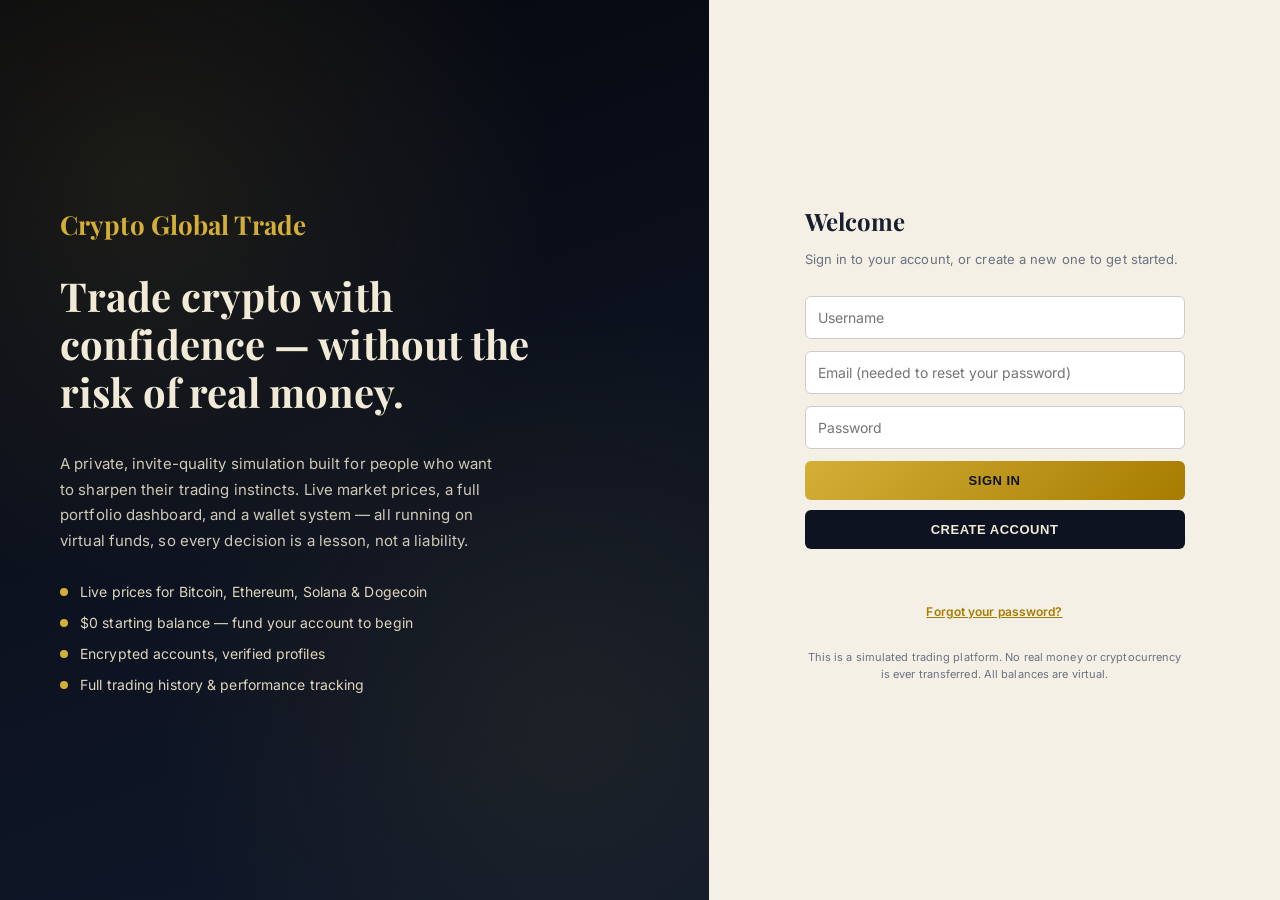
<file: leaderboard.html>
<!DOCTYPE html>
<html lang="en">
<head>
  <meta charset="UTF-8">
  <meta name="viewport" content="width=device-width, initial-scale=1.0">
  <title>Leaderboard - Crypto Global Trade</title>
<link rel="preconnect" href="https://fonts.googleapis.com">
<link rel="preconnect" href="https://fonts.gstatic.com" crossorigin>
<link href="https://fonts.googleapis.com/css2?family=Playfair+Display:wght@600;700&family=Inter:wght@400;500;600;700&display=swap" rel="stylesheet">
  <link rel="stylesheet" href="style.css">
</head>
<body>

  <nav>
    <div class="logo">Crypto Global Trade</div>
    <button class="hamburger" id="hamburgerBtn">☰</button>
    <div class="nav-menu" id="navMenu">
      <a href="index.html" data-i18n="nav_home">Home</a>
      <a href="trading.html" data-i18n="nav_trading">Trading</a>
      <a href="leaderboard.html" data-i18n="nav_leaderboard">Leaderboard</a>
      <a href="about.html" data-i18n="nav_about">About</a>
      <div id="authSlot"></div>
      <div style="padding: 14px 20px; border-top: 1px solid rgba(255,255,255,0.1);">
        <select id="langSelect" style="width: 100%; padding: 6px; border-radius: 6px;"></select>
      </div>
    </div>
  </nav>

  <div class="page-content">
    <div class="card">
      <h2 data-i18n="leaderboard_title">Your Best Score</h2>
      <p style="font-size: 32px; font-weight: bold; color: var(--accent);">
        $<span id="bestScoreDisplay">0.00</span>
      </p>
      <p data-i18n="leaderboard_desc">This is the highest profit you've reached while trading. Beat it on the Trading page!</p>
    </div>
  </div>

  <script src="nav.js"></script>
  <script src="i18n.js"></script>
  <script>
    const best = Number(localStorage.getItem('bestScore')) || 0;
    document.getElementById('bestScoreDisplay').textContent = best.toFixed(2);
  </script>
</body>
</html>
</file>
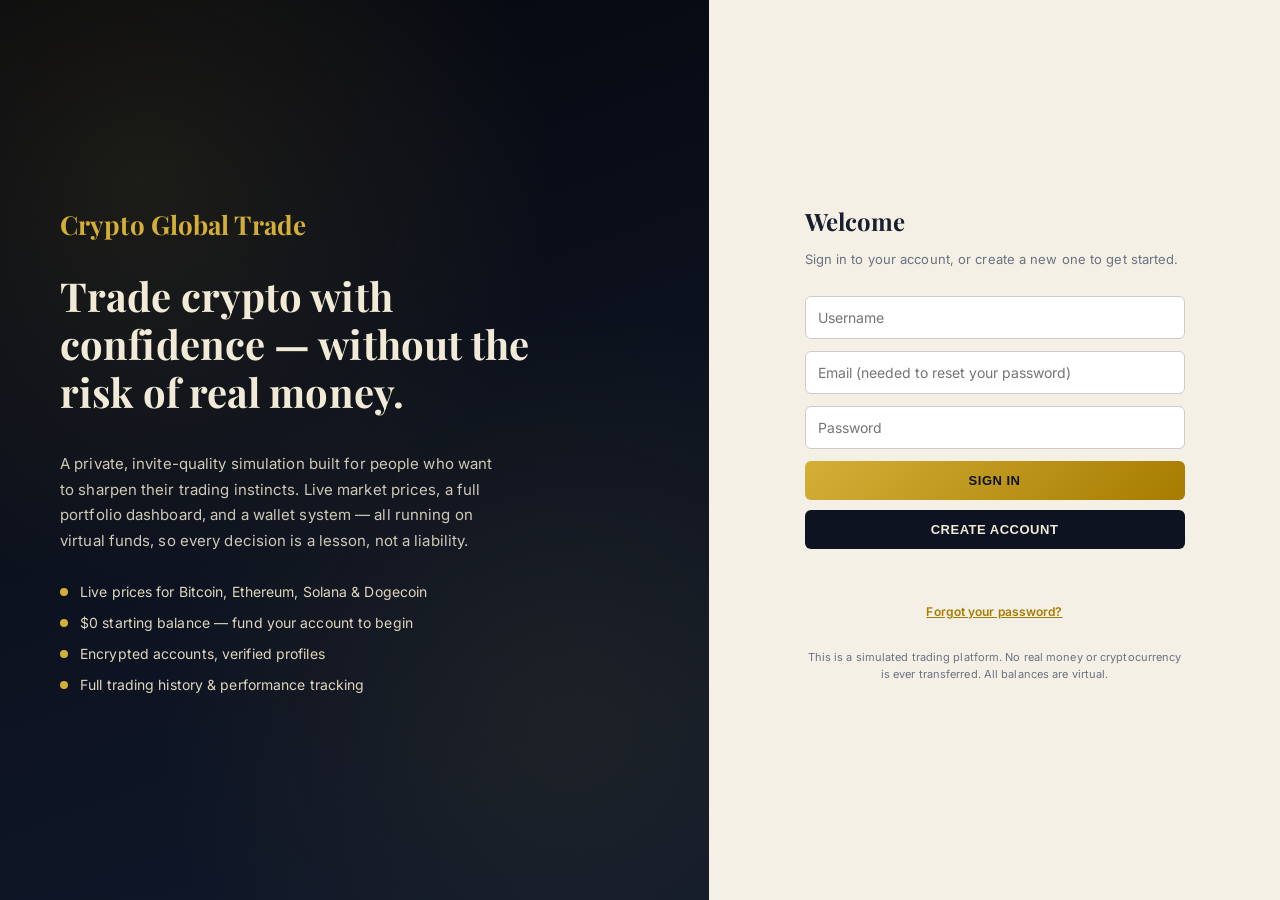
<file: login.html>
<!DOCTYPE html>
<html lang="en">
<head>
  <meta charset="UTF-8">
  <meta name="viewport" content="width=device-width, initial-scale=1.0">
  <title>Crypto Global Trade — Sign In</title>
  <link rel="preconnect" href="https://fonts.googleapis.com">
  <link rel="preconnect" href="https://fonts.gstatic.com" crossorigin>
  <link href="https://fonts.googleapis.com/css2?family=Playfair+Display:wght@600;700&family=Inter:wght@400;500;600;700&display=swap" rel="stylesheet">
  <link rel="stylesheet" href="style.css">
  <style>
    body { margin: 0; }
    .gate-wrap {
      min-height: 100vh;
      display: flex;
      align-items: stretch;
    }
    .gate-left {
      flex: 1.2;
      background:
        radial-gradient(circle at 20% 20%, rgba(212,175,55,0.10), transparent 45%),
        radial-gradient(circle at 80% 80%, rgba(212,175,55,0.08), transparent 45%),
        linear-gradient(160deg, #05070d, #0d1321 60%, #10182b);
      color: #f0ead6;
      display: flex;
      flex-direction: column;
      justify-content: center;
      padding: 60px 60px;
    }
    .gate-left .logo-mark {
      font-family: 'Playfair Display', serif;
      font-size: 26px;
      color: var(--accent-bright);
      margin-bottom: 30px;
      font-weight: 700;
    }
    .gate-left h1 {
      font-size: 40px;
      line-height: 1.2;
      margin: 0 0 20px 0;
      max-width: 480px;
    }
    .gate-left p {
      font-size: 15px;
      color: #cfc9b8;
      max-width: 440px;
      line-height: 1.7;
      margin-bottom: 30px;
    }
    .gate-features {
      display: flex;
      flex-direction: column;
      gap: 14px;
    }
    .gate-feature {
      display: flex;
      align-items: center;
      gap: 12px;
      font-size: 14px;
      color: #ded6bd;
    }
    .gate-feature .dot {
      width: 8px;
      height: 8px;
      border-radius: 50%;
      background: var(--accent-bright);
      flex-shrink: 0;
    }
    .gate-right {
      flex: 1;
      background: var(--bg);
      display: flex;
      align-items: center;
      justify-content: center;
      padding: 40px;
    }
    .gate-box {
      width: 100%;
      max-width: 380px;
    }
    .gate-box h2 {
      font-size: 24px;
      margin: 0 0 6px 0;
    }
    .gate-box .subtext {
      font-size: 13px;
      color: var(--muted);
      margin-bottom: 26px;
      line-height: 1.5;
    }
    .gate-box input {
      width: 100%;
      padding: 12px;
      margin-bottom: 12px;
      border-radius: 6px;
      border: 1px solid #ccc;
      font-size: 14px;
      box-sizing: border-box;
      font-family: 'Inter', sans-serif;
    }
    .gate-box button {
      width: 100%;
      padding: 12px;
      border: none;
      border-radius: 6px;
      font-weight: 700;
      font-size: 13px;
      cursor: pointer;
      margin-bottom: 10px;
      text-transform: uppercase;
      letter-spacing: 0.5px;
    }
    .gate-box button:disabled { opacity: 0.6; cursor: not-allowed; }
    #loginBtn, #forgotBtn { background: linear-gradient(135deg, #d4af37, #a67c00); color: #0d1321; }
    #signupBtn { background: var(--summary-bg); color: #f0ead6; }
    #loginError { color: #e74c3c; font-size: 13px; text-align: center; min-height: 18px; }
    #forgotMsg { font-size: 13px; text-align: center; min-height: 18px; line-height: 1.5; }
    .gate-box .hint { font-size: 12px; color: var(--muted); text-align: center; margin-top: 14px; }
    .gate-box .hint a { color: var(--accent); font-weight: 600; text-decoration: underline; }
    .gate-disclaimer {
      font-size: 11px;
      color: var(--muted);
      text-align: center;
      margin-top: 30px;
      line-height: 1.6;
    }
    @media (max-width: 800px) {
      .gate-wrap { flex-direction: column; }
      .gate-left { padding: 40px 30px; }
      .gate-left h1 { font-size: 30px; }
    }
  </style>
</head>
<body>

  <div class="gate-wrap">
    <div class="gate-left">
      <div class="logo-mark">Crypto Global Trade</div>
      <h1>Trade crypto with confidence — without the risk of real money.</h1>
      <p>A private, invite-quality simulation built for people who want to sharpen their trading instincts. Live market prices, a full portfolio dashboard, and a wallet system — all running on virtual funds, so every decision is a lesson, not a liability.</p>
      <div class="gate-features">
        <div class="gate-feature"><span class="dot"></span> Live prices for Bitcoin, Ethereum, Solana & Dogecoin</div>
        <div class="gate-feature"><span class="dot"></span> $0 starting balance — fund your account to begin</div>
        <div class="gate-feature"><span class="dot"></span> Encrypted accounts, verified profiles</div>
        <div class="gate-feature"><span class="dot"></span> Full trading history & performance tracking</div>
      </div>
    </div>

    <div class="gate-right">
      <div class="gate-box">

        <div id="loginView">
          <h2>Welcome</h2>
          <p class="subtext">Sign in to your account, or create a new one to get started.</p>
          <input type="text" id="username" placeholder="Username" autocomplete="username">
          <input type="email" id="email" placeholder="Email (needed to reset your password)" autocomplete="email">
          <input type="password" id="password" placeholder="Password" autocomplete="current-password">
          <button id="loginBtn">Sign In</button>
          <button id="signupBtn">Create Account</button>
          <p id="loginError"></p>
          <p class="hint"><a href="#" id="forgotLink">Forgot your password?</a></p>
        </div>

        <div id="forgotView" style="display:none;">
          <h2>Reset your password</h2>
          <p class="subtext">Enter your email or username and we'll email you a link to choose a new password.</p>
          <input type="text" id="forgotIdentifier" placeholder="Email or username" autocomplete="username">
          <button id="forgotBtn">Send Reset Link</button>
          <p id="forgotMsg"></p>
          <p class="hint"><a href="#" id="backToLogin">Back to sign in</a></p>
        </div>

        <p class="gate-disclaimer">This is a simulated trading platform. No real money or cryptocurrency is ever transferred. All balances are virtual.</p>
      </div>
    </div>
  </div>

  <script>
    const API = 'https://crypto-global-trade-backend.onrender.com';

    function showView(which) {
      document.getElementById('loginView').style.display = which === 'login' ? 'block' : 'none';
      document.getElementById('forgotView').style.display = which === 'forgot' ? 'block' : 'none';
    }

    async function attempt(endpoint) {
      const username = document.getElementById('username').value;
      const email = document.getElementById('email').value;
      const password = document.getElementById('password').value;
      const errorEl = document.getElementById('loginError');
      errorEl.textContent = '';

      const body = endpoint === 'api/signup'
        ? { username, email, password }
        : { username, password };

      try {
        const res = await fetch(`${API}/${endpoint}`, {
          method: 'POST',
          headers: { 'Content-Type': 'application/json' },
          body: JSON.stringify(body)
        });
        const data = await res.json();

        if (data.userId && data.token) {
          localStorage.setItem('userId', data.userId);
          localStorage.setItem('username', username);
          localStorage.setItem('authToken', data.token);
          window.location.href = 'index.html';
        } else {
          errorEl.textContent = data.error || 'Something went wrong';
        }
      } catch (err) {
        errorEl.textContent = 'Could not reach server. Please try again in a moment.';
      }
    }

    document.getElementById('loginBtn').addEventListener('click', () => attempt('api/login'));
    document.getElementById('signupBtn').addEventListener('click', () => attempt('api/signup'));
    document.getElementById('password').addEventListener('keydown', (e) => {
      if (e.key === 'Enter') attempt('api/login');
    });

    document.getElementById('forgotLink').addEventListener('click', (e) => {
      e.preventDefault();
      const typed = document.getElementById('email').value.trim() || document.getElementById('username').value.trim();
      if (typed) document.getElementById('forgotIdentifier').value = typed;
      showView('forgot');
    });

    document.getElementById('backToLogin').addEventListener('click', (e) => {
      e.preventDefault();
      showView('login');
    });

    async function sendResetLink() {
      const identifier = document.getElementById('forgotIdentifier').value.trim();
      const msgEl = document.getElementById('forgotMsg');
      const btn = document.getElementById('forgotBtn');

      if (!identifier) {
        msgEl.style.color = '#e74c3c';
        msgEl.textContent = 'Enter your email or username.';
        return;
      }

      btn.disabled = true;
      msgEl.style.color = 'var(--muted)';
      msgEl.textContent = 'Sending… (the first request can take up to a minute)';

      try {
        const res = await fetch(`${API}/api/forgot-password`, {
          method: 'POST',
          headers: { 'Content-Type': 'application/json' },
          body: JSON.stringify({ identifier })
        });
        const data = await res.json();
        if (res.ok && data.success) {
          msgEl.style.color = '#2ecc71';
          msgEl.textContent = data.message;
        } else {
          msgEl.style.color = '#e74c3c';
          msgEl.textContent = data.error || 'Something went wrong. Please try again.';
        }
      } catch (err) {
        msgEl.style.color = '#e74c3c';
        msgEl.textContent = 'Could not reach server. Please try again in a moment.';
      }
      btn.disabled = false;
    }

    document.getElementById('forgotBtn').addEventListener('click', sendResetLink);
    document.getElementById('forgotIdentifier').addEventListener('keydown', (e) => {
      if (e.key === 'Enter') sendResetLink();
    });

    if (window.location.hash === '#forgot') showView('forgot');
  </script>

</body>
</html>
</file>
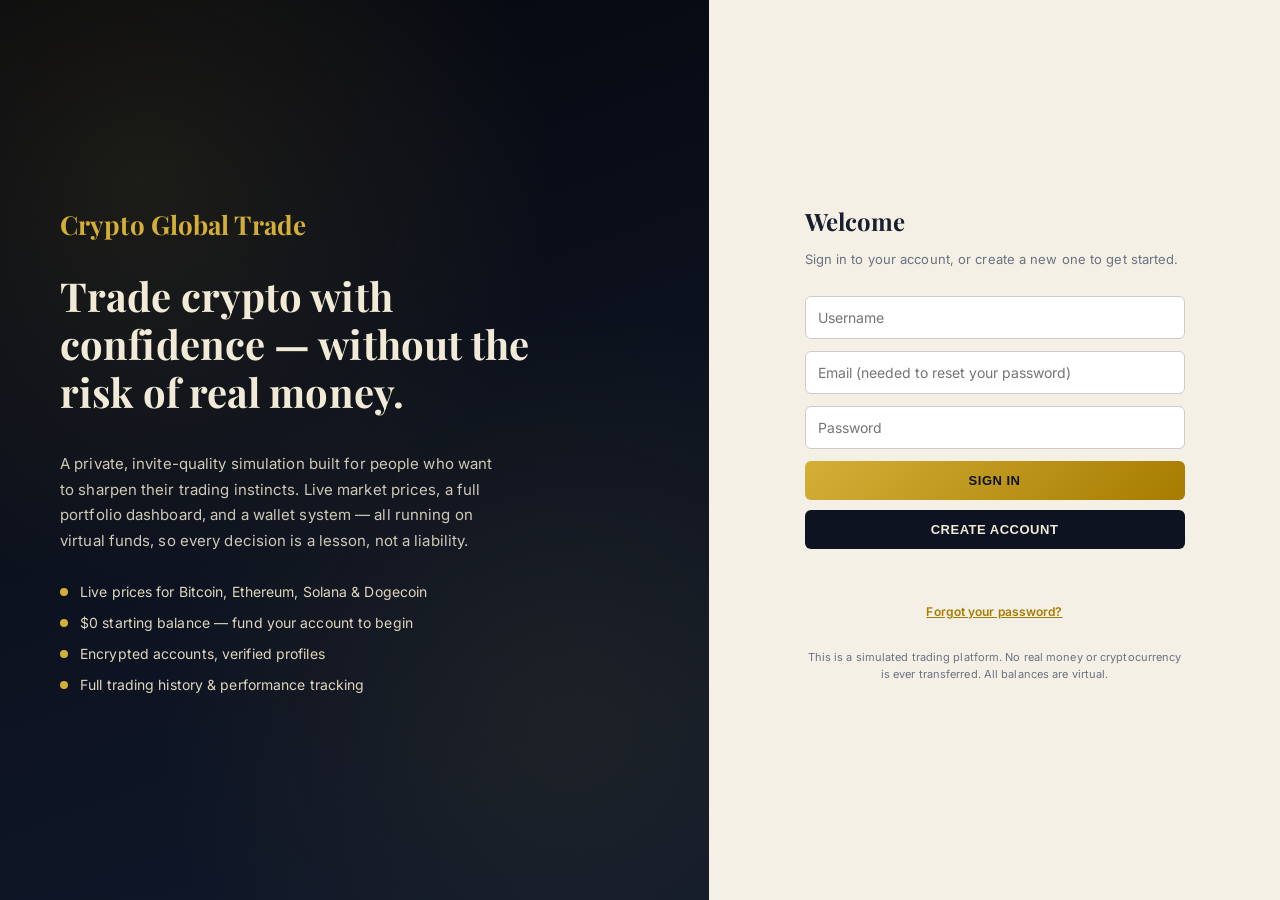
<file: orders.html>
<!DOCTYPE html>
<html lang="en">
<head>
  <meta charset="UTF-8">
  <meta name="viewport" content="width=device-width, initial-scale=1.0">
  <title>Limit Orders - Crypto Global Trade</title>
  <link rel="preconnect" href="https://fonts.googleapis.com">
  <link rel="preconnect" href="https://fonts.gstatic.com" crossorigin>
  <link href="https://fonts.googleapis.com/css2?family=Playfair+Display:wght@600;700&family=Inter:wght@400;500;600;700&display=swap" rel="stylesheet">
  <link rel="stylesheet" href="style.css">
  <style>
    .lo-wrap { max-width: 900px; margin: 40px auto; padding: 0 20px 70px; }
    .lo-wrap h2 { font-family: 'Playfair Display', serif; margin: 0 0 6px; }
    .lo-sub { color: var(--muted); font-size: 14px; margin: 0 0 24px; line-height: 1.5; }
    .lo-h3 { font-family: 'Playfair Display', serif; font-size: 18px; margin: 0 0 14px; }
    .up { color: #2ecc71; }
    .down { color: #ef4444; }

    .balances { display: grid; grid-template-columns: repeat(auto-fit, minmax(170px, 1fr)); gap: 12px; margin-bottom: 8px; }
    .bal { background: var(--card-bg); border: 1px solid var(--border-soft); border-radius: 10px; padding: 14px 16px; }
    .bal .lbl { font-size: 11px; color: var(--muted); text-transform: uppercase; letter-spacing: 0.6px; margin-bottom: 4px; }
    .bal .val { font-family: 'Playfair Display', serif; font-size: 20px; font-weight: 700; color: var(--accent); font-variant-numeric: tabular-nums; }
    .bal .sub { font-size: 11px; color: var(--muted); margin-top: 2px; }

    .lo-card { background: var(--card-bg); border: 1px solid var(--border-soft); border-radius: 10px; padding: 22px; margin: 22px 0 0; }

    .seg { display: flex; background: rgba(128,128,128,0.12); border-radius: 8px; padding: 3px; }
    .seg button {
      flex: 1; border: none; background: transparent; color: var(--muted); font-weight: 700;
      font-size: 13px; padding: 10px 8px; border-radius: 6px; cursor: pointer; font-family: inherit;
      text-transform: uppercase; letter-spacing: 0.4px;
    }
    .seg button.active.buy { background: #2ecc71; color: #06210f; }
    .seg button.active.sell { background: #ef4444; color: #fff; }
    .side-seg { max-width: 320px; margin-bottom: 18px; }

    .form-grid { display: grid; grid-template-columns: 1fr 1fr 1fr; gap: 16px; align-items: start; }
    .form-grid label.l {
      display: block; font-size: 12px; font-weight: 600; color: var(--muted);
      text-transform: uppercase; letter-spacing: 0.5px; margin: 0 0 6px;
    }
    .lo-wrap select, .lo-wrap input[type="number"] {
      width: 100%; padding: 11px 12px; border-radius: 6px; border: 1px solid var(--border-soft);
      background: var(--bg); color: var(--text); font-size: 14px; font-family: inherit; box-sizing: border-box;
    }
    .lo-wrap select:focus, .lo-wrap input[type="number"]:focus { outline: none; border-color: var(--accent); }
    .lo-wrap input:disabled { opacity: 0.45; }
    .hint { font-size: 12px; color: var(--muted); margin-top: 6px; min-height: 16px; }
    .quick { display: flex; gap: 6px; margin-top: 8px; }
    .quick button {
      flex: 1; padding: 7px 0; border-radius: 6px; border: 1px solid var(--border-soft);
      background: transparent; color: var(--text); font-size: 12px; font-weight: 600; cursor: pointer; font-family: inherit;
    }
    .chk { display: flex; align-items: center; gap: 8px; font-size: 13px; margin-top: 10px; cursor: pointer; color: var(--text); }
    .chk input { width: auto; margin: 0; }

    .estimate { background: rgba(128,128,128,0.08); border-radius: 8px; padding: 14px 16px; margin-top: 18px; font-size: 13px; }
    .estimate .row { display: flex; justify-content: space-between; gap: 12px; padding: 3px 0; color: var(--muted); }
    .estimate .row b { color: var(--text); font-weight: 600; text-align: right; font-variant-numeric: tabular-nums; }
    .estimate .warn { color: #ef4444; font-size: 12px; margin-top: 8px; line-height: 1.5; }

    .create-btn {
      margin-top: 18px; padding: 12px 22px; border: none; border-radius: 6px; font-weight: 700;
      font-size: 13px; letter-spacing: 0.4px; text-transform: uppercase; cursor: pointer; font-family: inherit;
    }
    .create-btn.buy { background: linear-gradient(135deg, #2ecc71, #1a9c55); color: #04210f; }
    .create-btn.sell { background: linear-gradient(135deg, #ef4444, #b91c1c); color: #fff; }
    .create-btn:disabled { opacity: 0.55; cursor: not-allowed; }
    .lo-msg { font-size: 13px; margin: 12px 0 0; min-height: 18px; font-weight: 600; line-height: 1.5; }

    .o-row { display: flex; align-items: center; gap: 12px; padding: 13px 0; border-bottom: 1px solid var(--border-soft); font-size: 14px; }
    .o-row:last-child { border-bottom: none; }
    .o-row .mid { flex: 1; min-width: 0; line-height: 1.5; }
    .o-row small { display: block; color: var(--muted); font-size: 12px; margin-top: 2px; }
    .tag { font-size: 11px; font-weight: 800; padding: 4px 9px; border-radius: 6px; letter-spacing: 0.5px; text-transform: uppercase; white-space: nowrap; }
    .tag.buy { background: rgba(46,204,113,0.15); color: #2ecc71; }
    .tag.sell { background: rgba(239,68,68,0.15); color: #ef4444; }
    .tag.filled { background: rgba(46,204,113,0.15); color: #2ecc71; }
    .tag.cancelled { background: rgba(128,128,128,0.2); color: var(--muted); }
    .cancel-btn {
      padding: 7px 12px; border-radius: 6px; border: 1px solid rgba(239,68,68,0.5);
      background: transparent; color: #ef4444; font-size: 12px; font-weight: 700; cursor: pointer; font-family: inherit;
    }
    .empty { color: var(--muted); font-size: 13px; padding: 8px 0; line-height: 1.6; }
    .lo-note { font-size: 12px; color: var(--muted); line-height: 1.7; margin: 22px 0 0; }

    @media (max-width: 720px) {
      .form-grid { grid-template-columns: 1fr; }
      .o-row { flex-wrap: wrap; }
    }
  </style>
</head>
<body>

  <nav>
    <div class="logo">Crypto Global Trade</div>
    <button class="hamburger" id="hamburgerBtn">☰</button>
    <div class="nav-menu" id="navMenu"></div>
  </nav>

  <div class="lo-wrap">
    <h2>Limit Orders</h2>
    <p class="lo-sub">Choose the price you want and we'll trade for you automatically when the market reaches it. Orders stay open until they fill or you cancel them.</p>

    <div class="balances" id="balances"></div>

    <div class="lo-card">
      <h3 class="lo-h3">Place a limit order</h3>

      <div class="seg side-seg" id="sideSeg">
        <button type="button" data-side="buy" class="buy active">Buy</button>
        <button type="button" data-side="sell" class="sell">Sell</button>
      </div>

      <div class="form-grid">
        <div>
          <label class="l" for="coinSel">Coin</label>
          <select id="coinSel"></select>
          <div class="hint" id="priceHint">Loading price…</div>
        </div>
        <div>
          <label class="l" for="limitInput" id="limitLabel">Buy when price falls to (USD)</label>
          <input id="limitInput" type="number" inputmode="decimal" step="any" min="0" placeholder="e.g. 60000" autocomplete="off">
          <div class="quick" id="quickBtns"></div>
        </div>
        <div>
          <label class="l" for="amountInput" id="amountLabel">Amount to spend (USD)</label>
          <input id="amountInput" type="number" inputmode="decimal" step="any" min="0" placeholder="e.g. 500" autocomplete="off">
          <label class="chk" id="sellAllRow" style="display:none;"><input type="checkbox" id="sellAllChk"> Sell my entire position</label>
        </div>
      </div>

      <div class="estimate" id="estimate"></div>

      <button class="create-btn buy" id="createBtn">Place Buy Order</button>
      <p class="lo-msg" id="orderMsg"></p>
    </div>

    <div class="lo-card">
      <h3 class="lo-h3">Open orders</h3>
      <div id="openList"><div class="empty">Loading…</div></div>
    </div>

    <div class="lo-card">
      <h3 class="lo-h3">Order history</h3>
      <div id="historyList"><div class="empty">Loading…</div></div>
    </div>

    <p class="lo-note">
      Orders fill at the market price when the price is checked, which is at your limit price or better. We check whenever our server is awake. Our free hosting sleeps when nobody is visiting, so an order can fill late, and a very brief price move between checks can be missed. Your cash and coins are checked when you place an order and again when it fills. If you've spent them elsewhere by then, the order is cancelled and we'll tell you why. A 0.5% fee applies to every fill. Virtual trading platform, not financial advice.
    </p>
  </div>

  <script src="nav.js"></script>
  <script>
    const API = 'https://crypto-global-trade-backend.onrender.com';
    const userId = localStorage.getItem('userId');
    if (!userId) window.location.href = 'login.html';

    const FEE_RATE = 0.005;
    const COINS = [
      { sym: 'btc',  id: 'bitcoin',  name: 'Bitcoin',  color: '#f7931a' },
      { sym: 'eth',  id: 'ethereum', name: 'Ethereum', color: '#627eea' },
      { sym: 'sol',  id: 'solana',   name: 'Solana',   color: '#00ffa3' },
      { sym: 'doge', id: 'dogecoin', name: 'Dogecoin', color: '#c2a633' }
    ];
    const coinBySym = (s) => COINS.find((c) => c.sym === s);

    let prices = {};
    let account = null;
    let openOrders = [];
    let historyOrders = [];
    let ordersLoaded = false;
    let side = 'buy';
    let busy = false;

    const $ = (id) => document.getElementById(id);

    // ---------- helpers ----------
    function esc(s) {
      return String(s == null ? '' : s).replace(/[&<>"']/g, (ch) => ({ '&': '&amp;', '<': '&lt;', '>': '&gt;', '"': '&quot;', "'": '&#39;' }[ch]));
    }
    function fmtPrice(p) {
      const v = Number(p) || 0;
      if (!v) return '—';
      if (v >= 1) return '$' + v.toLocaleString('en-US', { minimumFractionDigits: 2, maximumFractionDigits: 2 });
      return '$' + v.toFixed(5);
    }
    function fmtUSD(n) {
      const v = Number(n) || 0;
      return (v < 0 ? '-' : '') + '$' + Math.abs(v).toLocaleString('en-US', { minimumFractionDigits: 2, maximumFractionDigits: 2 });
    }
    function fmtQty(q) {
      const v = Number(q) || 0;
      if (v >= 1000) return v.toFixed(2);
      if (v >= 1) return v.toFixed(4);
      return v.toFixed(6);
    }
    function fmtPct(v) { return (v >= 0 ? '+' : '') + v.toFixed(2) + '%'; }
    function parseDb(s) {
      const t = Date.parse(String(s || '').replace(' ', 'T') + 'Z');
      return isNaN(t) ? null : t;
    }
    function fmtTime(ms) {
      if (!ms) return '';
      return new Date(ms).toLocaleString([], { month: 'short', day: 'numeric', hour: '2-digit', minute: '2-digit' });
    }
    function setMsg(text, color) {
      const el = $('orderMsg');
      el.textContent = text;
      el.style.color = color || 'var(--muted)';
    }
    function row(label, value) { return '<div class="row"><span>' + label + '</span><b>' + value + '</b></div>'; }

    // Cash and coins that your open orders are counting on (same rule the server uses)
    function reserved() {
      const r = { cash: 0, coins: { btc: 0, eth: 0, sol: 0, doge: 0 } };
      openOrders.forEach((o) => {
        if (o.side === 'buy') {
          r.cash += o.amount_usd * (1 + FEE_RATE);
        } else {
          r.coins[o.coin] += o.sell_all ? ((account && Number(account.holdings[o.coin])) || 0) : o.amount_usd / o.limit_price;
        }
      });
      return r;
    }

    // ---------- balances ----------
    function renderBalances() {
      const el = $('balances');
      if (!account) {
        el.innerHTML = '<div class="bal"><div class="lbl">Loading your balances…</div></div>';
        return;
      }
      const r = reserved();
      const availCash = Math.max(0, account.cash - r.cash);
      let html = '<div class="bal"><div class="lbl">Cash available for orders</div><div class="val">' + fmtUSD(availCash) +
        '</div><div class="sub">of ' + fmtUSD(account.cash) + ' trading cash</div></div>';

      COINS.forEach((c) => {
        const have = Number(account.holdings[c.sym]) || 0;
        if (have <= 0) return;
        const avail = Math.max(0, have - r.coins[c.sym]);
        html += '<div class="bal"><div class="lbl">' + c.sym.toUpperCase() + ' available</div><div class="val">' + fmtQty(avail) +
          '</div><div class="sub">of ' + fmtQty(have) + ' held</div></div>';
      });
      el.innerHTML = html;
    }

    // ---------- form ----------
    function currentCoin() { return $('coinSel').value; }
    function sellAllOn() { return side === 'sell' && $('sellAllChk').checked; }

    function updatePriceHint() {
      const p = prices[currentCoin()];
      $('priceHint').textContent = p > 0 ? 'Current price: ' + fmtPrice(p) : 'Loading price…';
    }

    function renderQuick() {
      const sign = side === 'buy' ? '-' : '+';
      $('quickBtns').innerHTML = [2, 5, 10].map((p) => '<button type="button" data-pct="' + p + '">' + sign + p + '%</button>').join('');
    }

    function applyQuick(pct) {
      const p = prices[currentCoin()];
      if (!(p > 0)) { setMsg('Prices are still loading. Try again in a moment.', '#ef4444'); return; }
      const target = p * (1 + (side === 'buy' ? -1 : 1) * (pct / 100));
      $('limitInput').value = p >= 1 ? target.toFixed(2) : target.toFixed(5);
      setMsg('');
      updateEstimate();
    }

    function setSide(s) {
      side = s;
      document.querySelectorAll('#sideSeg button').forEach((b) => b.classList.toggle('active', b.dataset.side === s));
      $('limitLabel').textContent = s === 'buy' ? 'Buy when price falls to (USD)' : 'Sell when price rises to (USD)';
      $('amountLabel').textContent = s === 'buy' ? 'Amount to spend (USD)' : 'Amount to sell (USD)';
      $('sellAllRow').style.display = s === 'sell' ? 'flex' : 'none';
      if (s === 'buy') { $('sellAllChk').checked = false; $('amountInput').disabled = false; }
      const btn = $('createBtn');
      btn.className = 'create-btn ' + s;
      btn.textContent = s === 'buy' ? 'Place Buy Order' : 'Place Sell Order';
      renderQuick();
      setMsg('');
      updateEstimate();
    }

    function updateEstimate() {
      const sym = currentCoin();
      const c = coinBySym(sym);
      const SYM = sym.toUpperCase();
      const limit = parseFloat($('limitInput').value);
      const amt = parseFloat($('amountInput').value);
      const sellAll = sellAllOn();
      const now = prices[sym];
      const box = $('estimate');

      $('amountInput').disabled = sellAll;

      if (!(limit > 0)) {
        box.innerHTML = '<div class="row"><span>Enter a limit price to see your order summary</span></div>';
        return;
      }

      let html = '';
      let warn = '';

      if (side === 'buy') {
        if (!(amt > 0)) {
          box.innerHTML = '<div class="row"><span>Enter an amount to see your order summary</span></div>';
          return;
        }
        const fee = amt * FEE_RATE;
        html = row('Order', 'Buy ' + c.name + ' at ' + fmtPrice(limit) + ' or lower') +
               row('You spend', fmtUSD(amt)) +
               row('Fee (0.5%)', fmtUSD(fee)) +
               row('Total cost', fmtUSD(amt + fee)) +
               row('You receive', 'at least ' + fmtQty(amt / limit) + ' ' + SYM);
        if (now > 0 && now <= limit) {
          warn = c.name + ' is already at ' + fmtPrice(now) + ', which is at or below your price. Pick a lower price, or buy now from the Trading page.';
        }
      } else {
        const have = account ? (Number(account.holdings[sym]) || 0) : 0;
        if (sellAll) {
          const gross = have * limit;
          const fee = gross * FEE_RATE;
          html = row('Order', 'Sell your entire ' + c.name + ' position at ' + fmtPrice(limit) + ' or higher') +
                 row('You sell', fmtQty(have) + ' ' + SYM) +
                 row('You receive', 'at least ' + fmtUSD(gross - fee) + ' after the 0.5% fee');
        } else {
          if (!(amt > 0)) {
            box.innerHTML = '<div class="row"><span>Enter an amount to see your order summary</span></div>';
            return;
          }
          const fee = amt * FEE_RATE;
          html = row('Order', 'Sell ' + c.name + ' at ' + fmtPrice(limit) + ' or higher') +
                 row('You sell', 'up to ' + fmtQty(amt / limit) + ' ' + SYM) +
                 row('Fee (0.5%)', fmtUSD(fee)) +
                 row('You receive', fmtUSD(amt - fee));
        }
        if (now > 0 && now >= limit) {
          warn = c.name + ' is already at ' + fmtPrice(now) + ', which is at or above your price. Pick a higher price, or sell now from the Trading page.';
        }
      }

      if (warn) html += '<div class="warn">' + esc(warn) + '</div>';
      box.innerHTML = html;
    }

    async function createOrder() {
      if (busy) return;
      const sym = currentCoin();
      const limit = parseFloat($('limitInput').value);
      const amt = parseFloat($('amountInput').value);
      const sellAll = sellAllOn();

      if (!(limit > 0)) { setMsg('Enter a limit price.', '#ef4444'); return; }
      if (!sellAll && !(amt >= 1)) { setMsg('Enter an amount of at least $1.', '#ef4444'); return; }

      busy = true;
      $('createBtn').disabled = true;
      setMsg('Placing order… (the first request can take up to a minute)');
      try {
        const res = await fetch(API + '/api/data/' + userId + '/orders', {
          method: 'POST',
          headers: { 'Content-Type': 'application/json' },
          body: JSON.stringify({ coin: sym, side: side, limitPrice: limit, amountUsd: sellAll ? 0 : amt, sellAll: sellAll })
        });
        const data = await res.json().catch(() => ({}));
        if (res.ok && data.success) {
          $('limitInput').value = '';
          $('amountInput').value = '';
          $('sellAllChk').checked = false;
          setMsg('Order placed. We\'ll trade for you automatically when the price is reached.', '#2ecc71');
          await Promise.all([loadOrders(), loadAccount()]);
        } else {
          setMsg(data.error || 'Could not place the order. Please try again.', '#ef4444');
        }
      } catch (e) {
        setMsg('Could not reach the server. Please try again.', '#ef4444');
      }
      busy = false;
      $('createBtn').disabled = false;
      updateEstimate();
    }

    // ---------- lists ----------
    function renderOpen() {
      if (!ordersLoaded) return;
      const el = $('openList');
      if (!openOrders.length) {
        el.innerHTML = '<div class="empty">No open orders. Place one above and we\'ll trade for you when the price is reached.</div>';
        return;
      }
      el.innerHTML = openOrders.map((o) => {
        const c = coinBySym(o.coin);
        if (!c) return '';
        const now = prices[o.coin];
        const away = now > 0 ? fmtPct((o.limit_price / now - 1) * 100) + ' vs current price' : '';
        let what;
        if (o.side === 'buy') {
          what = 'Buy <b>' + fmtUSD(o.amount_usd) + '</b> of ' + c.name + ' when the price falls to <b>' + fmtPrice(o.limit_price) + '</b> or lower';
        } else if (o.sell_all) {
          what = 'Sell your <b>entire ' + c.name + ' position</b> when the price rises to <b>' + fmtPrice(o.limit_price) + '</b> or higher';
        } else {
          what = 'Sell <b>' + fmtUSD(o.amount_usd) + '</b> of ' + c.name + ' when the price rises to <b>' + fmtPrice(o.limit_price) + '</b> or higher';
        }
        return '<div class="o-row">' +
          '<span class="tag ' + (o.side === 'buy' ? 'buy' : 'sell') + '">' + (o.side === 'buy' ? 'Buy' : 'Sell') + '</span>' +
          '<div class="mid">' + what + '<small>' + (away ? away + ' · ' : '') + 'Placed ' + fmtTime(parseDb(o.created_at)) + '</small></div>' +
          '<button class="cancel-btn" data-cancel="' + Number(o.id) + '">Cancel</button>' +
        '</div>';
      }).join('');
    }

    function renderHistory() {
      if (!ordersLoaded) return;
      const el = $('historyList');
      if (!historyOrders.length) {
        el.innerHTML = '<div class="empty">Nothing here yet. Filled and cancelled orders will appear here.</div>';
        return;
      }
      el.innerHTML = historyOrders.map((o) => {
        const c = coinBySym(o.coin);
        if (!c) return '';
        const sym = o.coin.toUpperCase();
        const when = fmtTime(parseDb(o.closed_at));
        let detail;
        if (o.status === 'filled') {
          const verb = o.side === 'buy' ? 'Bought' : 'Sold';
          detail = '<b>' + verb + ' ' + fmtQty(o.fill_qty) + ' ' + sym + '</b> at ' + fmtPrice(o.fill_price) +
            '<small>Total ' + fmtUSD(o.fill_amount) + ' · your limit was ' + fmtPrice(o.limit_price) + ' · ' + when + '</small>';
        } else {
          detail = (o.side === 'buy' ? 'Buy' : 'Sell') + ' ' + c.name + ' at ' + fmtPrice(o.limit_price) +
            '<small>' + esc(o.note || 'Cancelled') + ' · ' + when + '</small>';
        }
        return '<div class="o-row">' +
          '<span class="tag ' + (o.status === 'filled' ? 'filled' : 'cancelled') + '">' + (o.status === 'filled' ? 'Filled' : 'Cancelled') + '</span>' +
          '<div class="mid">' + detail + '</div>' +
        '</div>';
      }).join('');
    }

    async function loadOrders() {
      try {
        const res = await fetch(API + '/api/data/' + userId + '/orders');
        if (!res.ok) throw new Error('failed');
        const data = await res.json();
        openOrders = data.open || [];
        historyOrders = data.history || [];
        ordersLoaded = true;
        renderOpen();
        renderHistory();
        renderBalances();
      } catch (e) {
        if (!ordersLoaded) {
          $('openList').innerHTML = '<div class="empty">Could not load your orders yet. Retrying…</div>';
          $('historyList').innerHTML = '<div class="empty">Could not load your orders yet. Retrying…</div>';
        }
      }
    }

    async function loadAccount() {
      try {
        const res = await fetch(API + '/api/data/' + userId);
        if (!res.ok) throw new Error('failed');
        account = await res.json();
        renderBalances();
        updateEstimate();
      } catch (e) {}
    }

    async function cancelOrder(id) {
      try {
        const res = await fetch(API + '/api/data/' + userId + '/orders/' + id + '/cancel', {
          method: 'POST',
          headers: { 'Content-Type': 'application/json' },
          body: '{}'
        });
        const data = await res.json().catch(() => ({}));
        if (!res.ok) setMsg(data.error || 'Could not cancel that order.', '#ef4444');
        else setMsg('Order cancelled.', '#2ecc71');
      } catch (e) {
        setMsg('Could not reach the server. Please try again.', '#ef4444');
      }
      await Promise.all([loadOrders(), loadAccount()]);
    }

    async function fetchPrices() {
      try {
        const res = await fetch(API + '/api/prices');
        if (!res.ok) throw new Error('bad status');
        const d = await res.json();
        if (!d || !d.bitcoin) throw new Error('bad data');
        COINS.forEach((c) => {
          const x = d[c.id];
          if (x && x.usd) prices[c.sym] = x.usd;
        });
        updatePriceHint();
        updateEstimate();
        renderOpen();
      } catch (e) {}
    }

    // ---------- setup ----------
    function bindEvents() {
      $('sideSeg').addEventListener('click', (e) => {
        const b = e.target.closest('button');
        if (b) setSide(b.dataset.side);
      });
      $('coinSel').addEventListener('change', () => { updatePriceHint(); updateEstimate(); });
      $('limitInput').addEventListener('input', updateEstimate);
      $('amountInput').addEventListener('input', updateEstimate);
      $('sellAllChk').addEventListener('change', updateEstimate);
      $('quickBtns').addEventListener('click', (e) => {
        const b = e.target.closest('button');
        if (b) applyQuick(Number(b.dataset.pct));
      });
      $('createBtn').addEventListener('click', createOrder);
      $('openList').addEventListener('click', (e) => {
        const b = e.target.closest('[data-cancel]');
        if (b) cancelOrder(Number(b.dataset.cancel));
      });
    }

    function init() {
      $('coinSel').innerHTML = COINS.map((c) => '<option value="' + c.sym + '">' + c.name + ' (' + c.sym.toUpperCase() + ')</option>').join('');
      renderQuick();
      renderBalances();
      updateEstimate();
      bindEvents();

      fetchPrices();
      loadAccount();
      loadOrders();

      setInterval(fetchPrices, 10000);
      setInterval(() => { if (!document.hidden) { loadOrders(); loadAccount(); } }, 30000);
    }

    if (userId) init();
  </script>

</body>
</html>
</file>
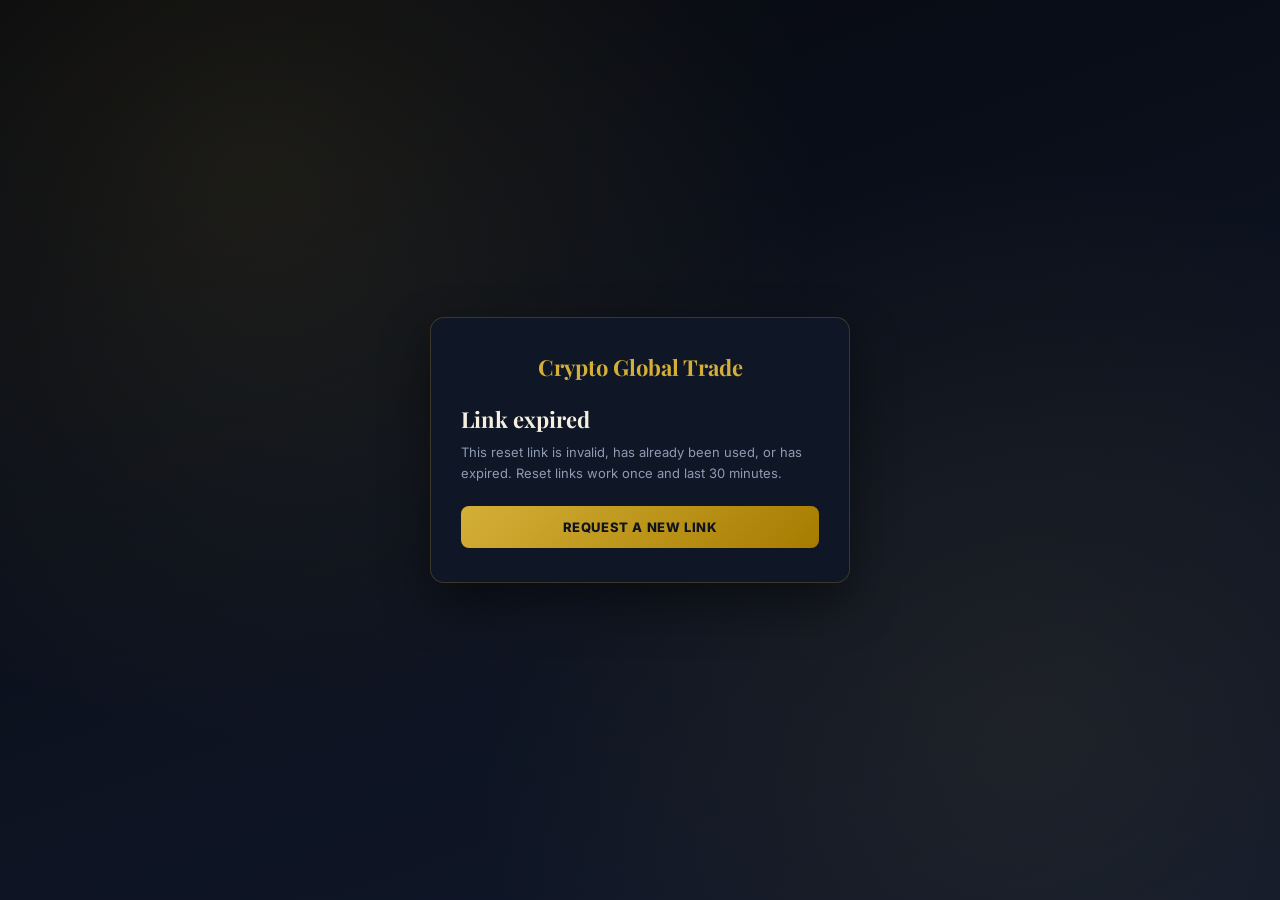
<file: reset-password.html>
<!DOCTYPE html>
<html lang="en">
<head>
  <meta charset="UTF-8">
  <meta name="viewport" content="width=device-width, initial-scale=1.0">
  <meta name="referrer" content="no-referrer">
  <meta name="robots" content="noindex">
  <title>Reset Password - Crypto Global Trade</title>
  <link rel="preconnect" href="https://fonts.googleapis.com">
  <link rel="preconnect" href="https://fonts.gstatic.com" crossorigin>
  <link href="https://fonts.googleapis.com/css2?family=Playfair+Display:wght@600;700&family=Inter:wght@400;500;600;700;800&display=swap" rel="stylesheet">
  <style>
    * { box-sizing: border-box; }
    body {
      margin: 0;
      font-family: 'Inter', sans-serif;
      background:
        radial-gradient(circle at 20% 20%, rgba(212,175,55,0.10), transparent 45%),
        radial-gradient(circle at 80% 80%, rgba(212,175,55,0.08), transparent 45%),
        linear-gradient(160deg, #05070d, #0d1321 60%, #10182b);
      color: #eae6d9;
      min-height: 100vh;
    }
    .reset-page { min-height: 100vh; display: flex; align-items: center; justify-content: center; padding: 24px; }
    .reset-card {
      width: 100%; max-width: 420px; background: #0f1626;
      border: 1px solid rgba(212,175,55,0.22); border-radius: 14px;
      padding: 34px 30px; box-shadow: 0 20px 50px rgba(0,0,0,0.45);
    }
    .brand { font-family: 'Playfair Display', serif; color: #d4af37; font-size: 22px; font-weight: 700; margin-bottom: 22px; text-align: center; }
    h2 { font-family: 'Playfair Display', serif; color: #f5efe0; margin: 0 0 8px; font-size: 22px; }
    p.sub { color: #8f9ab3; font-size: 13px; line-height: 1.6; margin: 0 0 12px; }
    label { display: block; font-size: 12px; color: #8f9ab3; text-transform: uppercase; letter-spacing: 0.6px; margin: 14px 0 6px; }
    input[type="password"], input[type="text"] {
      width: 100%; padding: 13px; border-radius: 8px; border: 1px solid rgba(212,175,55,0.25);
      background: rgba(0,0,0,0.25); color: #fff; font-size: 15px; font-family: inherit;
    }
    input:focus { outline: none; border-color: #d4af37; }
    .showrow { display: flex; align-items: center; gap: 8px; font-size: 12px; color: #8f9ab3; margin-top: 12px; cursor: pointer; }
    .primary {
      width: 100%; margin-top: 20px; padding: 14px; border: none; border-radius: 8px;
      background: linear-gradient(135deg, #d4af37, #a67c00); color: #0d1321;
      font-weight: 800; font-size: 13px; letter-spacing: 0.6px; text-transform: uppercase;
      cursor: pointer; font-family: inherit;
    }
    .primary:disabled { opacity: 0.5; cursor: not-allowed; }
    .msg { font-size: 13px; min-height: 18px; margin-top: 12px; text-align: center; line-height: 1.5; }
    .link-btn {
      display: block; text-align: center; margin-top: 22px; padding: 13px; border-radius: 8px;
      background: linear-gradient(135deg, #d4af37, #a67c00); color: #0d1321; text-decoration: none;
      font-weight: 800; font-size: 13px; text-transform: uppercase; letter-spacing: 0.6px;
    }
    .center { text-align: center; }
  </style>
</head>
<body>

  <div class="reset-page">
    <div class="reset-card">
      <div class="brand">Crypto Global Trade</div>

      <div id="stateChecking" class="center">
        <p class="sub">Checking your reset link…</p>
      </div>

      <div id="stateInvalid" style="display:none;">
        <h2>Link expired</h2>
        <p class="sub">This reset link is invalid, has already been used, or has expired. Reset links work once and last 30 minutes.</p>
        <a class="link-btn" href="login.html#forgot">Request a new link</a>
      </div>

      <div id="stateForm" style="display:none;">
        <h2>Choose a new password</h2>
        <p class="sub">Use at least 8 characters. You'll be signed out on all devices.</p>
        <label for="newPassword">New password</label>
        <input type="password" id="newPassword" autocomplete="new-password">
        <label for="confirmPassword">Confirm new password</label>
        <input type="password" id="confirmPassword" autocomplete="new-password">
        <label class="showrow"><input type="checkbox" id="showPw"> Show passwords</label>
        <button class="primary" id="resetBtn">Update Password</button>
        <p class="msg" id="formMsg"></p>
      </div>

      <div id="stateDone" style="display:none;">
        <h2>Password updated</h2>
        <p class="sub">Your password was changed and you've been signed out everywhere for your security. Sign in with your new password.</p>
        <a class="link-btn" href="login.html">Go to Sign In</a>
      </div>
    </div>
  </div>

  <script>
    const API = 'https://crypto-global-trade-backend.onrender.com';
    const token = new URLSearchParams(window.location.search).get('token') || '';

    function show(id) {
      ['stateChecking', 'stateInvalid', 'stateForm', 'stateDone'].forEach(s => {
        document.getElementById(s).style.display = s === id ? 'block' : 'none';
      });
    }

    async function checkToken() {
      if (!/^[a-f0-9]{64}$/.test(token)) { show('stateInvalid'); return; }
      try {
        const res = await fetch(`${API}/api/reset-password/check`, {
          method: 'POST',
          headers: { 'Content-Type': 'application/json' },
          body: JSON.stringify({ token })
        });
        const data = await res.json();
        show(data.valid ? 'stateForm' : 'stateInvalid');
      } catch (err) {
        document.getElementById('stateChecking').innerHTML =
          '<p class="sub">Could not reach the server. Please refresh this page in a moment.</p>';
      }
    }

    document.getElementById('showPw').addEventListener('change', (e) => {
      const type = e.target.checked ? 'text' : 'password';
      document.getElementById('newPassword').type = type;
      document.getElementById('confirmPassword').type = type;
    });

    async function submitReset() {
      const p1 = document.getElementById('newPassword').value;
      const p2 = document.getElementById('confirmPassword').value;
      const msgEl = document.getElementById('formMsg');
      const btn = document.getElementById('resetBtn');

      if (p1.length < 8) { msgEl.style.color = '#ef4444'; msgEl.textContent = 'Password must be at least 8 characters.'; return; }
      if (p1 !== p2) { msgEl.style.color = '#ef4444'; msgEl.textContent = 'The two passwords do not match.'; return; }

      btn.disabled = true;
      msgEl.style.color = '#8f9ab3';
      msgEl.textContent = 'Saving…';

      try {
        const res = await fetch(`${API}/api/reset-password`, {
          method: 'POST',
          headers: { 'Content-Type': 'application/json' },
          body: JSON.stringify({ token, newPassword: p1 })
        });
        const data = await res.json();

        if (res.ok && data.success) {
          localStorage.removeItem('userId');
          localStorage.removeItem('username');
          localStorage.removeItem('authToken');
          show('stateDone');
          return;
        }
        if (data.code === 'invalid_link') { show('stateInvalid'); return; }
        msgEl.style.color = '#ef4444';
        msgEl.textContent = data.error || 'Something went wrong. Please try again.';
      } catch (err) {
        msgEl.style.color = '#ef4444';
        msgEl.textContent = 'Could not reach the server. Please try again.';
      }
      btn.disabled = false;
    }

    document.getElementById('resetBtn').addEventListener('click', submitReset);
    document.getElementById('confirmPassword').addEventListener('keydown', (e) => {
      if (e.key === 'Enter') submitReset();
    });

    checkToken();
  </script>

</body>
</html>
</file>
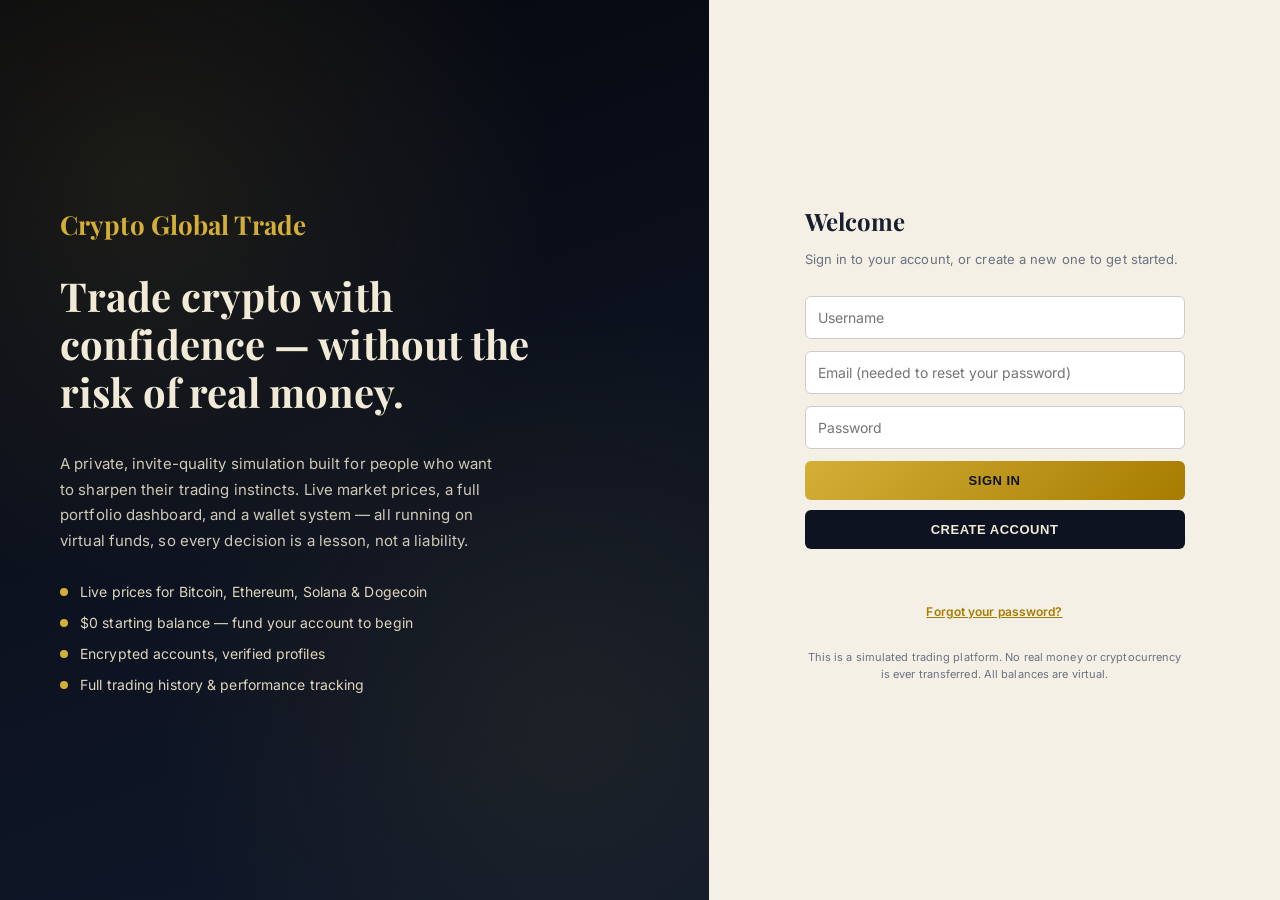
<file: support.html>
<!DOCTYPE html>
<html lang="en">
<head>
  <meta charset="UTF-8">
  <meta name="viewport" content="width=device-width, initial-scale=1.0">
  <title>Support - Crypto Global Trade</title>
<link rel="preconnect" href="https://fonts.googleapis.com">
<link rel="preconnect" href="https://fonts.gstatic.com" crossorigin>
<link href="https://fonts.googleapis.com/css2?family=Playfair+Display:wght@600;700&family=Inter:wght@400;500;600;700&display=swap" rel="stylesheet">
  <link rel="stylesheet" href="style.css">
  <style>
    .support-box {
      max-width: 500px;
      margin: 50px auto;
      padding: 0 20px;
    }
    .support-card {
      background: var(--card-bg);
      border-radius: 12px;
      padding: 24px;
      box-shadow: 0 1px 6px rgba(0,0,0,0.12);
      margin-bottom: 20px;
    }
    .support-card h3 { margin-top: 0; }
    .support-card input, .support-card textarea {
      width: 100%;
      padding: 10px;
      margin-bottom: 12px;
      border-radius: 6px;
      border: 1px solid #ccc;
      font-size: 14px;
      box-sizing: border-box;
      font-family: inherit;
    }
    .support-card textarea { min-height: 100px; }
    .support-card button {
      width: 100%;
      padding: 12px;
      border: none;
      border-radius: 6px;
      background: #2ecc71;
      color: white;
      font-weight: 700;
      cursor: pointer;
    }
    #supportMsg { font-size: 13px; text-align: center; margin-top: 10px; }
    .help-note {
      font-size: 13px;
      color: var(--muted);
      text-align: center;
      margin-bottom: 20px;
    }
  </style>
</head>
<body>

  <nav>
    <div class="logo">Crypto Global Trade</div>
    <button class="hamburger" id="hamburgerBtn">☰</button>
    <div class="nav-menu" id="navMenu">
      <a href="index.html">Home</a>
      <a href="trading.html">Trading</a>
      <a href="wallet.html">Wallet</a>
      <a href="leaderboard.html">Leaderboard</a>
      <a href="support.html">Support</a>
      <a href="about.html">About</a>
    </div>
  </nav>

  <div class="support-box">
    <p class="help-note">Lost access to your account? Send a message below and an admin can help reset your password.</p>

    <div class="support-card">
      <h3>Contact Support</h3>
      <input type="text" id="supportName" placeholder="Your name">
      <input type="email" id="supportEmail" placeholder="Your email">
      <textarea id="supportMessage" placeholder="How can we help?"></textarea>
      <button id="supportBtn">Send Message</button>
      <p id="supportMsg"></p>
    </div>
  </div>

  <script src="nav.js"></script>
  <script>
    const API = 'https://crypto-global-trade-backend.onrender.com';

    async function sendSupport() {
      const name = document.getElementById('supportName').value;
      const email = document.getElementById('supportEmail').value;
      const message = document.getElementById('supportMessage').value;
      const msgEl = document.getElementById('supportMsg');

      const res = await fetch(`${API}/api/support`, {
        method: 'POST',
        headers: { 'Content-Type': 'application/json' },
        body: JSON.stringify({ name, email, message })
      });
      const data = await res.json();

      if (data.success) {
        msgEl.style.color = '#2ecc71';
        msgEl.textContent = 'Message sent! Support will get back to you.';
        document.getElementById('supportMessage').value = '';
      } else {
        msgEl.style.color = '#e74c3c';
        msgEl.textContent = 'Something went wrong.';
      }
    }

    document.getElementById('supportBtn').addEventListener('click', sendSupport);
  </script>

</body>
</html>
</file>
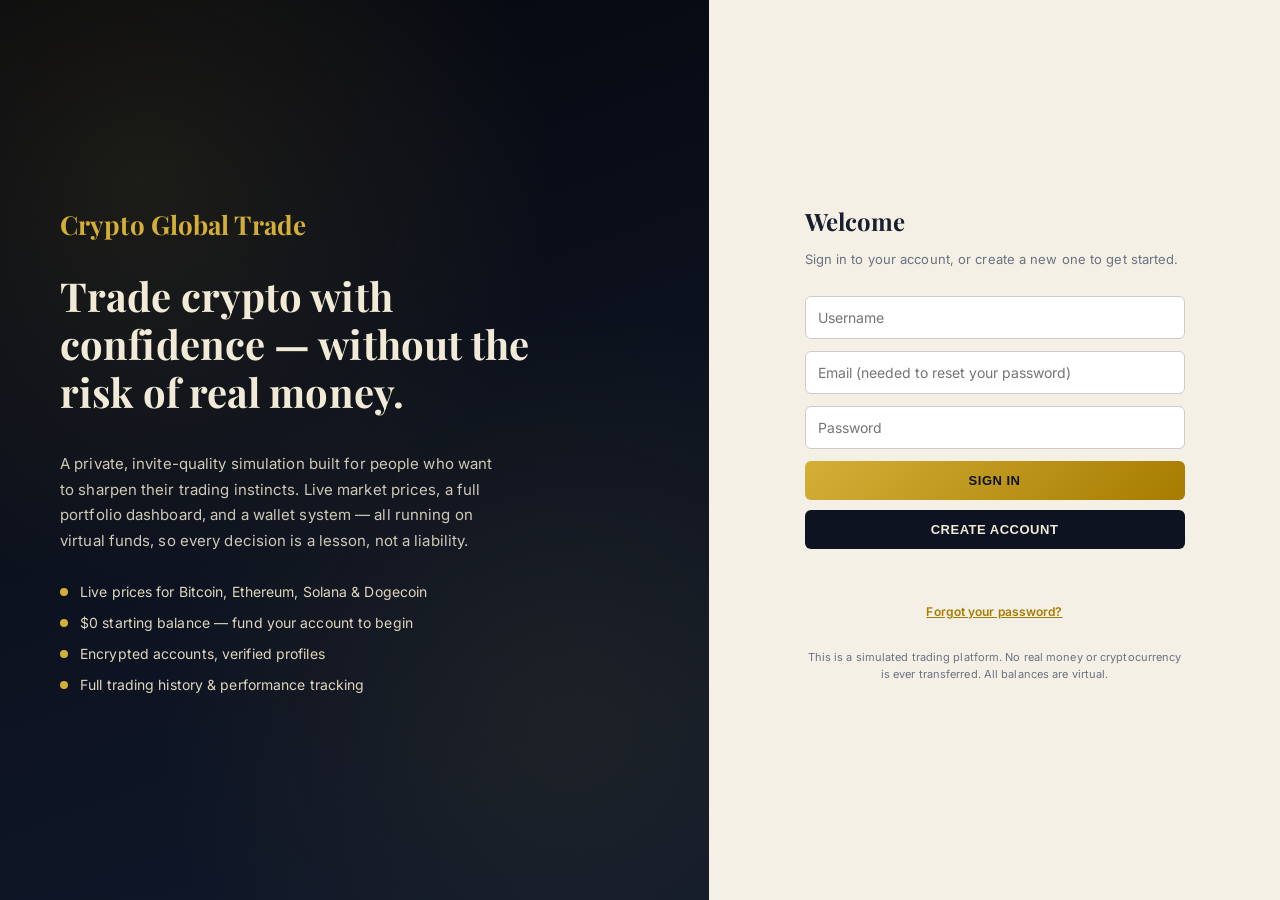
<file: traders.html>
<!DOCTYPE html>
<html lang="en">
<head>
  <meta charset="UTF-8">
  <meta name="viewport" content="width=device-width, initial-scale=1.0">
  <title>Traders - Crypto Global Trade</title>
  <link rel="preconnect" href="https://fonts.googleapis.com">
  <link rel="preconnect" href="https://fonts.gstatic.com" crossorigin>
  <link href="https://fonts.googleapis.com/css2?family=Playfair+Display:wght@600;700&family=Inter:wght@400;500;600;700&display=swap" rel="stylesheet">
  <link rel="stylesheet" href="style.css">
  <style>
    .traders-wrap { max-width: 800px; margin: 40px auto; padding: 0 20px; }
    .toggle-card {
      background: var(--card-bg); border: 1px solid var(--border-soft); border-radius: 8px;
      padding: 20px; margin-bottom: 20px; display: flex; justify-content: space-between; align-items: center;
    }
    .toggle-card .label { font-size: 14px; font-weight: 600; }
    .toggle-card .sub { font-size: 12px; color: var(--muted); margin-top: 4px; }
    .switch { position: relative; width: 46px; height: 26px; }
    .switch input { opacity: 0; width: 0; height: 0; }
    .slider {
      position: absolute; cursor: pointer; top: 0; left: 0; right: 0; bottom: 0;
      background-color: #ccc; transition: .3s; border-radius: 26px;
    }
    .slider:before {
      position: absolute; content: ""; height: 20px; width: 20px; left: 3px; bottom: 3px;
      background-color: white; transition: .3s; border-radius: 50%;
    }
    input:checked + .slider { background: linear-gradient(135deg, #d4af37, #a67c00); }
    input:checked + .slider:before { transform: translateX(20px); }

    .activity-feed {
      background: var(--card-bg); border: 1px solid var(--border-soft); border-radius: 10px;
      padding: 18px 20px; margin-bottom: 26px; max-height: 220px; overflow-y: auto;
    }
    .activity-feed h4 { margin: 0 0 12px 0; font-size: 13px; text-transform: uppercase; letter-spacing: 0.5px; color: var(--muted); }
    .activity-row { display: flex; justify-content: space-between; font-size: 13px; padding: 7px 0; border-bottom: 1px solid var(--border-soft); }
    .activity-row:last-child { border-bottom: none; }
    .activity-row .who { font-weight: 600; }
    .activity-row .buy { color: #2ecc71; }
    .activity-row .sell { color: #e74c3c; }
    .activity-row .when { color: var(--muted); font-size: 11px; }

    .trader-card {
      background: var(--card-bg); border: 1px solid var(--border-soft); border-radius: 10px;
      padding: 24px; margin-bottom: 20px; position: relative;
    }
    .trader-card.rank-1 { border-color: #d4af37; box-shadow: 0 0 0 1px #d4af37; }
    .trader-card.rank-2 { border-color: #c0c0c0; }
    .trader-card.rank-3 { border-color: #cd7f32; }
    .rank-badge {
      position: absolute; top: -12px; left: 20px; padding: 3px 12px; border-radius: 20px;
      font-size: 11px; font-weight: 700; color: white; text-transform: uppercase;
    }
    .rank-badge.gold { background: linear-gradient(135deg, #d4af37, #a67c00); color: #0d1321; }
    .rank-badge.silver { background: #b0b0b0; }
    .rank-badge.bronze { background: #cd7f32; }

    .trader-header { display: flex; justify-content: space-between; align-items: center; margin-bottom: 14px; }
    .trader-name { font-family: 'Playfair Display', serif; font-size: 18px; font-weight: 700; display: flex; align-items: center; gap: 6px; }
    .trader-profit { font-family: 'Playfair Display', serif; font-size: 20px; font-weight: 700; }
    .copy-count { font-size: 11px; color: var(--muted); margin-top: 2px; }

    .holdings-bar { display: flex; height: 10px; border-radius: 6px; overflow: hidden; margin-bottom: 14px; }
    .holdings-bar div { height: 100%; }
    .holdings-legend { display: flex; gap: 14px; flex-wrap: wrap; font-size: 12px; color: var(--muted); margin-bottom: 16px; }
    .holdings-legend span { display: inline-flex; align-items: center; gap: 5px; }
    .legend-dot { width: 8px; height: 8px; border-radius: 50%; display: inline-block; }

    .recent-tx { font-size: 12px; color: var(--muted); margin-bottom: 16px; line-height: 1.8; }
    .copy-btn {
      background: linear-gradient(135deg, #d4af37, #a67c00); color: #0d1321; border: none;
      padding: 10px 20px; border-radius: 6px; font-weight: 700; font-size: 13px; cursor: pointer;
      text-transform: uppercase; letter-spacing: 0.4px;
    }
    .empty-note { text-align: center; color: var(--muted); font-size: 14px; padding: 40px 0; }
    .verified-badge-svg { width: 16px; height: 16px; }
  </style>
</head>
<body>

  <nav>
    <div class="logo">Crypto Global Trade</div>
    <button class="hamburger" id="hamburgerBtn">☰</button>
    <div class="nav-menu" id="navMenu"></div>
  </nav>

  <div class="traders-wrap">
    <h2 style="font-family:'Playfair Display', serif;">Top Traders</h2>
    <p style="color:var(--muted); font-size:14px; margin-top:-10px; margin-bottom:24px;">Browse public trader portfolios and copy their strategy instantly.</p>

    <div class="toggle-card">
      <div>
        <div class="label">Make my portfolio public</div>
        <div class="sub">Let others see your holdings and copy your trades</div>
      </div>
      <label class="switch">
        <input type="checkbox" id="publicToggle">
        <span class="slider"></span>
      </label>
    </div>

    <div class="activity-feed">
      <h4>🔴 Live Trading Activity</h4>
      <div id="activityList">Loading...</div>
    </div>

    <div id="tradersList"></div>
  </div>

  <script src="nav.js"></script>
  <script>
    const API = 'https://crypto-global-trade-backend.onrender.com';
    const userId = localStorage.getItem('userId');
    if (!userId) window.location.href = 'login.html';

    const COIN_COLORS = { btc: '#f7931a', eth: '#627eea', sol: '#00ffa3', doge: '#c2a633' };
    let livePrices = {};

    function badgeSvg(color) {
      return `<svg class="verified-badge-svg" viewBox="0 0 100 100"><polygon points="50,2 61,12 76,8 82,22 97,28 93,44 100,58 88,68 89,84 73,85 65,98 50,91 35,98 27,85 11,84 12,68 0,58 7,44 3,28 18,22 24,8 39,12" fill="${color}"/><path d="M32 50 L44 62 L70 36" stroke="white" stroke-width="8" fill="none" stroke-linecap="round" stroke-linejoin="round"/></svg>`;
    }

    async function loadMyStatus() {
      const res = await fetch(`${API}/api/data/${userId}`);
      const data = await res.json();
      document.getElementById('publicToggle').checked = data.show_portfolio_public;
    }

    document.getElementById('publicToggle').addEventListener('change', async (e) => {
      await fetch(`${API}/api/toggle-public/${userId}`, {
        method: 'POST',
        headers: { 'Content-Type': 'application/json' },
        body: JSON.stringify({ isPublic: e.target.checked })
      });
      loadTraders();
    });

    async function loadTraders() {
      const priceRes = await fetch(`${API}/api/prices`);
      const priceData = await priceRes.json();
      livePrices = { btc: priceData.bitcoin.usd, eth: priceData.ethereum.usd, sol: priceData.solana.usd, doge: priceData.dogecoin.usd };

      const res = await fetch(`${API}/api/traders`);
      const data = await res.json();

      const withProfit = data.traders.map(t => {
        let portfolioValue = t.cash;
        Object.keys(t.holdings).forEach(sym => {
          portfolioValue += t.holdings[sym] * livePrices[sym];
        });
        const profit = portfolioValue - (t.starting_cash || 0);
        const profitPct = t.starting_cash > 0 ? (profit / t.starting_cash) * 100 : 0;
        return { ...t, portfolioValue, profit, profitPct };
      }).sort((a, b) => b.profitPct - a.profitPct);

      const container = document.getElementById('tradersList');
      container.innerHTML = '';

      if (!withProfit.length) {
        container.innerHTML = '<div class="empty-note">No public traders yet. Be the first to share your portfolio!</div>';
        return;
      }

      withProfit.forEach((t, index) => {
        if (String(t.id) === String(userId)) return;

        const rank = index + 1;
        const rankClass = rank === 1 ? 'rank-1' : rank === 2 ? 'rank-2' : rank === 3 ? 'rank-3' : '';
        const rankBadge = rank === 1 ? '<span class="rank-badge gold">#1 Top Trader</span>'
          : rank === 2 ? '<span class="rank-badge silver">#2</span>'
          : rank === 3 ? '<span class="rank-badge bronze">#3</span>' : '';

        let badgeHtml = '';
        if (t.verification_tier === 'gold') badgeHtml = badgeSvg('#d4af37');
        else if (t.verification_tier === 'blue') badgeHtml = badgeSvg('#3b82f6');

        let totalHoldingsValue = 0;
        Object.keys(t.holdings).forEach(sym => totalHoldingsValue += t.holdings[sym] * livePrices[sym]);

        let barHtml = '';
        let legendHtml = '';
        Object.keys(t.holdings).forEach(sym => {
          const value = t.holdings[sym] * livePrices[sym];
          const pct = totalHoldingsValue > 0 ? (value / totalHoldingsValue) * 100 : 0;
          if (pct > 0) {
            barHtml += `<div style="width:${pct}%; background:${COIN_COLORS[sym]};"></div>`;
            legendHtml += `<span><span class="legend-dot" style="background:${COIN_COLORS[sym]};"></span>${sym.toUpperCase()} ${pct.toFixed(0)}%</span>`;
          }
        });
        if (!barHtml) barHtml = `<div style="width:100%; background:var(--border-soft);"></div>`;

        let txHtml = t.recent_transactions.map(tx =>
          `${tx.action === 'buy' ? '🟢 Bought' : '🔴 Sold'} $${tx.amount_usd.toFixed(0)} ${tx.coin.toUpperCase()}`
        ).join('<br>') || 'No recent trades';

        const card = document.createElement('div');
        card.className = `trader-card ${rankClass}`;
        card.innerHTML = `
          ${rankBadge}
          <div class="trader-header">
            <div class="trader-name">${t.username} ${badgeHtml}</div>
            <div style="text-align:right;">
              <div class="trader-profit" style="color:${t.profitPct >= 0 ? '#2ecc71' : '#e74c3c'};">${t.profitPct >= 0 ? '+' : ''}${t.profitPct.toFixed(1)}%</div>
              <div class="copy-count">Copied by ${t.copy_count} trader${t.copy_count === 1 ? '' : 's'}</div>
            </div>
          </div>
          <div class="holdings-bar">${barHtml}</div>
          <div class="holdings-legend">${legendHtml}</div>
          <div class="recent-tx">${txHtml}</div>
          <button class="copy-btn" onclick="copyTrade(${t.id})">Copy Trade</button>
        `;
        container.appendChild(card);
      });
    }

    async function copyTrade(targetUserId) {
      const confirmed = confirm('This will replace your current holdings and cash to match this trader\'s allocation. Continue?');
      if (!confirmed) return;

      const res = await fetch(`${API}/api/copy-trade/${userId}`, {
        method: 'POST',
        headers: { 'Content-Type': 'application/json' },
        body: JSON.stringify({ targetUserId })
      });
      const data = await res.json();
      if (data.success) {
        alert('Portfolio copied successfully! Check your Trading page.');
      } else {
        alert(data.error || 'Copy trade failed.');
      }
    }

    function timeAgo(dateStr) {
      const seconds = Math.floor((Date.now() - new Date(dateStr + 'Z')) / 1000);
      if (seconds < 60) return `${seconds}s ago`;
      const mins = Math.floor(seconds / 60);
      if (mins < 60) return `${mins}m ago`;
      return `${Math.floor(mins / 60)}h ago`;
    }

    async function loadActivityFeed() {
      try {
        const res = await fetch(`${API}/api/activity-feed`);
        const data = await res.json();
        const list = document.getElementById('activityList');
        if (!data.activity.length) {
          list.innerHTML = '<div style="font-size:13px; color:var(--muted);">No activity yet.</div>';
          return;
        }
        list.innerHTML = data.activity.map(a => `
          <div class="activity-row">
            <span><span class="who">${a.username}</span> <span class="${a.action}">${a.action === 'buy' ? 'bought' : 'sold'} $${a.amount_usd.toFixed(0)} ${a.coin.toUpperCase()}</span></span>
            <span class="when">${timeAgo(a.created_at)}</span>
          </div>
        `).join('');
      } catch (err) {}
    }

    loadMyStatus();
    loadTraders();
    loadActivityFeed();
    setInterval(loadActivityFeed, 10000);
    setInterval(loadTraders, 30000);
  </script>

</body>
</html>
</file>
<file: style.css>
@import url('https://fonts.googleapis.com/css2?family=Playfair+Display:wght@600;700&family=Inter:wght@400;500;600;700&display=swap');

:root {
  --bg: #f4f0e6;
  --card-bg: #ffffff;
  --text: #1a1f2e;
  --muted: #6b7280;
  --summary-bg: #0d1321;
  --accent: #a67c00;
  --accent-bright: #d4af37;
  --border-soft: rgba(13, 19, 33, 0.08);
}
body.dark {
  --bg: #0a0e1a;
  --card-bg: #131a2b;
  --text: #eae6d9;
  --muted: #93a0b8;
  --summary-bg: #05070d;
  --accent: #d4af37;
  --accent-bright: #d4af37;
  --border-soft: rgba(212, 175, 55, 0.15);
}
* { box-sizing: border-box; }
body {
  font-family: 'Inter', 'Segoe UI', sans-serif;
  margin: 0;
  padding: 0;
  background: var(--bg);
  color: var(--text);
  transition: background 0.2s, color 0.2s;
  letter-spacing: 0.1px;
}
h1, h2, h3, .logo {
  font-family: 'Playfair Display', serif;
}

/* ---- Navbar ---- */
nav {
  display: flex;
  align-items: center;
  justify-content: space-between;
  padding: 18px 28px;
  background: var(--summary-bg);
  color: #f0ead6;
  position: relative;
  border-bottom: 1px solid rgba(212, 175, 55, 0.2);
}
.logo {
  font-size: 21px;
  font-weight: 700;
  letter-spacing: 0.5px;
  color: var(--accent-bright);
}
.hamburger {
  background: none;
  border: 1px solid rgba(212, 175, 55, 0.4);
  color: var(--accent-bright);
  font-size: 22px;
  cursor: pointer;
  padding: 4px 10px;
  border-radius: 6px;
}
.nav-menu {
  position: absolute;
  top: 100%;
  right: 0;
  background: var(--summary-bg);
  display: flex;
  flex-direction: column;
  min-width: 200px;
  box-shadow: 0 8px 24px rgba(0,0,0,0.4);
  overflow: hidden;
  max-height: 0;
  transition: max-height 0.25s ease;
  z-index: 50;
  border: 1px solid rgba(212, 175, 55, 0.15);
  border-top: none;
}
.nav-menu.open { max-height: 80vh; overflow-y: auto; }
.nav-menu a {
  color: #ded6bd;
  text-decoration: none;
  padding: 14px 22px;
  border-top: 1px solid rgba(212, 175, 55, 0.1);
  font-size: 14px;
  letter-spacing: 0.3px;
  transition: color 0.15s ease, background 0.15s ease;
}
.nav-menu a:hover { background: rgba(212, 175, 55, 0.08); color: var(--accent-bright); }

/* ---- Hero (homepage) ---- */
.hero {
  min-height: 74vh;
  display: flex;
  flex-direction: column;
  align-items: center;
  justify-content: center;
  text-align: center;
  padding: 50px 20px;
  background:
    radial-gradient(circle at 20% 20%, rgba(212,175,55,0.10), transparent 45%),
    radial-gradient(circle at 80% 80%, rgba(212,175,55,0.08), transparent 45%),
    linear-gradient(160deg, #05070d, #0d1321 60%, #10182b);
  color: #f0ead6;
  position: relative;
  overflow: hidden;
}
.hero > * { position: relative; z-index: 1; }
.hero h1 {
  font-size: 46px;
  font-weight: 700;
  margin-bottom: 14px;
  color: #f5efe0;
  line-height: 1.15;
}
.hero p {
  font-size: 17px;
  max-width: 520px;
  margin-bottom: 34px;
  opacity: 0.82;
  line-height: 1.6;
}
.hero-btn {
  background: linear-gradient(135deg, #d4af37, #a67c00);
  color: #0d1321;
  padding: 15px 36px;
  border-radius: 4px;
  text-decoration: none;
  font-weight: 700;
  font-size: 15px;
  letter-spacing: 0.5px;
  text-transform: uppercase;
  box-shadow: 0 6px 20px rgba(212, 175, 55, 0.25);
  transition: transform 0.15s ease, box-shadow 0.15s ease;
}
.hero-btn:hover {
  transform: translateY(-2px);
  box-shadow: 0 10px 26px rgba(212, 175, 55, 0.35);
}

/* ---- Live price ticker ---- */
.ticker-wrap {
  width: 100%;
  overflow: hidden;
  background: #05070d;
  border-bottom: 1px solid rgba(212, 175, 55, 0.15);
  padding: 11px 0;
}
.ticker {
  display: flex;
  width: max-content;
  animation: scroll-ticker 25s linear infinite;
}
.ticker-item {
  display: flex;
  align-items: center;
  gap: 8px;
  color: #ded6bd;
  font-size: 14px;
  font-weight: 600;
  padding: 0 40px;
  white-space: nowrap;
  letter-spacing: 0.3px;
}
.ticker-item .sym { color: var(--accent-bright); font-weight: 700; }
.ticker-item.up { color: #4ade80; }
.ticker-item.down { color: #f87171; }
@keyframes scroll-ticker {
  from { transform: translateX(0); }
  to { transform: translateX(-50%); }
}

/* ---- Homepage features ---- */
.features {
  max-width: 940px;
  margin: 70px auto;
  padding: 0 20px;
  display: grid;
  grid-template-columns: repeat(auto-fit, minmax(200px, 1fr));
  gap: 24px;
}
.feature-card {
  background: var(--card-bg);
  border-radius: 8px;
  padding: 30px 24px;
  box-shadow: 0 2px 10px rgba(0,0,0,0.06);
  border: 1px solid var(--border-soft);
  text-align: center;
  transition: transform 0.2s ease, box-shadow 0.2s ease, border-color 0.2s ease;
}
.feature-card .icon { font-size: 30px; margin-bottom: 14px; }
.feature-card h3 { margin: 0 0 10px 0; font-size: 18px; font-weight: 700; }
.feature-card p { margin: 0; font-size: 14px; color: var(--muted); line-height: 1.5; }
.feature-card:hover {
  transform: translateY(-4px);
  box-shadow: 0 10px 26px rgba(0,0,0,0.1);
  border-color: rgba(212, 175, 55, 0.4);
}

/* ---- Stats bar ---- */
.stats-bar {
  display: grid;
  grid-template-columns: repeat(auto-fit, minmax(150px, 1fr));
  max-width: 940px;
  margin: 0 auto;
  padding: 40px 20px;
  text-align: center;
}
.stat-item .stat-number {
  font-family: 'Playfair Display', serif;
  font-size: 32px;
  font-weight: 700;
  color: var(--accent);
}
.stat-item .stat-label {
  font-size: 12px;
  color: var(--muted);
  margin-top: 6px;
  text-transform: uppercase;
  letter-spacing: 0.6px;
}

/* ---- How it works ---- */
.how-it-works {
  max-width: 940px;
  margin: 70px auto;
  padding: 0 20px;
}
.how-it-works h2 { text-align: center; margin-bottom: 40px; font-size: 30px; }
.steps-row {
  display: grid;
  grid-template-columns: repeat(auto-fit, minmax(220px, 1fr));
  gap: 28px;
}
.step-item {
  text-align: center;
  padding: 10px;
}
.step-number {
  width: 42px;
  height: 42px;
  border-radius: 50%;
  background: linear-gradient(135deg, #d4af37, #a67c00);
  color: #0d1321;
  display: flex;
  align-items: center;
  justify-content: center;
  font-weight: 700;
  font-family: 'Playfair Display', serif;
  margin: 0 auto 14px auto;
}
.step-item h4 { margin: 0 0 8px 0; font-size: 16px; font-weight: 700; }
.step-item p { margin: 0; font-size: 14px; color: var(--muted); line-height: 1.5; }

/* ---- Animated illustration ---- */
.illustration-wrap {
  max-width: 700px;
  margin: 30px auto 60px auto;
  padding: 0 20px;
  display: flex;
  justify-content: center;
}
.coin-orbit {
  position: relative;
  width: 260px;
  height: 260px;
}
.orbit-center {
  position: absolute;
  top: 50%; left: 50%;
  transform: translate(-50%, -50%);
  width: 90px; height: 90px;
  border-radius: 50%;
  background: radial-gradient(circle at 30% 30%, var(--accent-bright), #8a6600);
  display: flex; align-items: center; justify-content: center;
  font-size: 34px;
  box-shadow: 0 0 34px rgba(212, 175, 55, 0.4);
}
.orbit-coin {
  position: absolute;
  top: 50%; left: 50%;
  width: 46px; height: 46px;
  margin: -23px 0 0 -23px;
  border-radius: 50%;
  display: flex; align-items: center; justify-content: center;
  font-size: 20px;
  font-weight: 700;
  color: white;
  animation: orbit-spin linear infinite;
  box-shadow: 0 4px 12px rgba(0,0,0,0.25);
}
.orbit-coin.c1 { background: #f7931a; animation-duration: 8s; }
.orbit-coin.c2 { background: #627eea; animation-duration: 11s; }
.orbit-coin.c3 { background: #00997a; animation-duration: 14s; }
.orbit-coin.c4 { background: #c2a633; animation-duration: 17s; }
@keyframes orbit-spin {
  from { transform: rotate(0deg) translateX(120px) rotate(0deg); }
  to { transform: rotate(360deg) translateX(120px) rotate(-360deg); }
}

/* ---- Generic page content ---- */
.page-content {
  max-width: 620px;
  margin: 50px auto;
  padding: 0 20px;
}
.card {
  background: var(--card-bg);
  border-radius: 8px;
  padding: 26px;
  margin-bottom: 22px;
  box-shadow: 0 2px 10px rgba(0,0,0,0.06);
  border: 1px solid var(--border-soft);
}

/* ---- Team section ---- */
.team-grid {
  display: grid;
  grid-template-columns: repeat(auto-fit, minmax(180px, 1fr));
  gap: 22px;
}
.team-card {
  background: var(--card-bg);
  border-radius: 8px;
  padding: 24px;
  text-align: center;
  box-shadow: 0 2px 10px rgba(0,0,0,0.06);
  border: 1px solid var(--border-soft);
}
.team-avatar {
  width: 76px;
  height: 76px;
  border-radius: 50%;
  margin: 0 auto 14px auto;
  display: flex;
  align-items: center;
  justify-content: center;
  font-size: 24px;
  color: white;
  font-weight: 700;
  box-shadow: 0 4px 12px rgba(0,0,0,0.2);
}
.team-card h4 { margin: 6px 0 2px 0; font-size: 16px; }
.team-card .role { font-size: 12px; color: var(--accent); font-weight: 700; margin-bottom: 10px; text-transform: uppercase; letter-spacing: 0.5px; }
.team-card p.bio { font-size: 13px; color: var(--muted); margin: 0; line-height: 1.5; }

/* ---- Testimonials ---- */
.testimonials {
  max-width: 940px;
  margin: 70px auto;
  padding: 0 20px;
}
.testimonials h2 { text-align: center; margin-bottom: 8px; font-size: 30px; }
.testimonials .subtext, .testimonials .section-note {
  text-align: center;
  font-size: 13px;
  color: var(--muted);
  margin-bottom: 36px;
}
.testimonial-grid {
  display: grid;
  grid-template-columns: repeat(auto-fit, minmax(240px, 1fr));
  gap: 22px;
}
.testimonial-card {
  background: var(--card-bg);
  border-radius: 8px;
  padding: 26px;
  box-shadow: 0 2px 10px rgba(0,0,0,0.06);
  border: 1px solid var(--border-soft);
}
.testimonial-card .stars { color: var(--accent-bright); margin-bottom: 12px; font-size: 14px; }
.testimonial-card p.quote {
  font-family: 'Playfair Display', serif;
  font-style: italic;
  font-size: 15px;
  margin: 0 0 16px 0;
  line-height: 1.6;
  color: var(--text);
}
.testimonial-author, .person { display: flex; align-items: center; gap: 10px; }
.testimonial-avatar {
  width: 38px; height: 38px;
  border-radius: 50%;
  display: flex; align-items: center; justify-content: center;
  color: white; font-weight: 700; font-size: 13px;
}
.testimonial-author .name, .person-name { font-size: 12px; font-weight: 600; color: var(--muted); }

/* ---- FAQ ---- */
.faq-section {
  max-width: 720px;
  margin: 70px auto;
  padding: 0 20px;
}
.faq-section h2 { text-align: center; margin-bottom: 36px; font-size: 30px; }
.faq-item {
  background: var(--card-bg);
  border-radius: 8px;
  margin-bottom: 12px;
  box-shadow: 0 1px 6px rgba(0,0,0,0.05);
  border: 1px solid var(--border-soft);
  overflow: hidden;
}
.faq-question {
  padding: 18px 22px;
  cursor: pointer;
  display: flex;
  justify-content: space-between;
  align-items: center;
  font-weight: 600;
  font-size: 15px;
}
.faq-question .arrow { color: var(--accent); transition: transform 0.2s ease; }
.faq-item.open .arrow { transform: rotate(180deg); }
.faq-answer {
  max-height: 0;
  overflow: hidden;
  transition: max-height 0.25s ease;
  padding: 0 22px;
  font-size: 14px;
  color: var(--muted);
  line-height: 1.6;
}
.faq-item.open .faq-answer {
  max-height: 200px;
  padding-bottom: 18px;
}/* ---- Trust badges ---- */
.trust-section {
  max-width: 940px;
  margin: 60px auto;
  padding: 0 20px;
}
.trust-grid {
  display: grid;
  grid-template-columns: repeat(auto-fit, minmax(200px, 1fr));
  gap: 20px;
}
.trust-badge {
  background: var(--card-bg);
  border: 1px solid var(--border-soft);
  border-radius: 8px;
  padding: 22px;
  text-align: center;
}
.trust-badge .badge-icon {
  font-size: 26px;
  color: var(--accent);
  margin-bottom: 10px;
}
.trust-badge h4 { margin: 0 0 6px 0; font-size: 15px; }
.trust-badge p { margin: 0; font-size: 13px; color: var(--muted); line-height: 1.5; }

/* ---- Live market overview widget ---- */
.market-overview {
  max-width: 940px;
  margin: 70px auto;
  padding: 0 20px;
}
.market-overview h2 { text-align: center; margin-bottom: 30px; font-size: 30px; }
.market-table {
  background: var(--card-bg);
  border: 1px solid var(--border-soft);
  border-radius: 8px;
  overflow: hidden;
}
.market-row {
  display: grid;
  grid-template-columns: 1.5fr 1fr 1fr;
  align-items: center;
  padding: 16px 22px;
  border-bottom: 1px solid var(--border-soft);
  font-size: 14px;
}
.market-row:last-child { border-bottom: none; }
.market-row .coin-cell { display: flex; align-items: center; gap: 10px; font-weight: 600; }
.market-row .coin-dot { width: 10px; height: 10px; border-radius: 50%; }
.market-row .price-cell { font-family: 'Playfair Display', serif; font-weight: 700; }
.market-row .change-cell { text-align: right; font-weight: 600; }
.market-row .change-cell.up { color: #22c55e; }
.market-row .change-cell.down { color: #ef4444; }

/* ---- Newsletter ---- */
.newsletter-section {
  max-width: 700px;
  margin: 70px auto;
  padding: 40px 30px;
  text-align: center;
  background: linear-gradient(135deg, #0d1321, #1a2338);
  border-radius: 10px;
  color: #f0ead6;
}
.newsletter-section h2 { margin: 0 0 10px 0; font-size: 26px; color: #f5efe0; }
.newsletter-section p { margin: 0 0 24px 0; font-size: 14px; opacity: 0.75; }
.newsletter-form {
  display: flex;
  gap: 10px;
  max-width: 420px;
  margin: 0 auto;
  flex-wrap: wrap;
}
.newsletter-form input {
  flex: 1;
  min-width: 200px;
  padding: 12px 14px;
  border-radius: 4px;
  border: 1px solid rgba(212, 175, 55, 0.3);
  background: rgba(255,255,255,0.05);
  color: #f0ead6;
  font-size: 14px;
}
.newsletter-form input::placeholder { color: rgba(240,234,214,0.5); }
.newsletter-form button {
  background: linear-gradient(135deg, #d4af37, #a67c00);
  color: #0d1321;
  border: none;
  padding: 12px 24px;
  border-radius: 4px;
  font-weight: 700;
  font-size: 14px;
  cursor: pointer;
  text-transform: uppercase;
  letter-spacing: 0.4px;
}
#newsletterMsg { font-size: 13px; margin-top: 14px; }

/* ---- Footer ---- */
footer {
  background: var(--summary-bg);
  color: #ded6bd;
  padding: 50px 20px 30px 20px;
  margin-top: 60px;
}
.footer-grid {
  max-width: 940px;
  margin: 0 auto;
  display: grid;
  grid-template-columns: repeat(auto-fit, minmax(180px, 1fr));
  gap: 30px;
  margin-bottom: 30px;
}
.footer-col h4 {
  font-family: 'Playfair Display', serif;
  color: var(--accent-bright);
  margin: 0 0 14px 0;
  font-size: 16px;
}
.footer-col a {
  display: block;
  color: #ded6bd;
  text-decoration: none;
  font-size: 13px;
  margin-bottom: 10px;
  opacity: 0.85;
}
.footer-col a:hover { color: var(--accent-bright); }
.footer-social { display: flex; gap: 12px; }
.footer-social a {
  width: 34px; height: 34px;
  border: 1px solid rgba(212,175,55,0.3);
  border-radius: 50%;
  display: flex; align-items: center; justify-content: center;
  font-size: 14px;
}
.footer-bottom {
  max-width: 940px;
  margin: 0 auto;
  padding-top: 24px;
  border-top: 1px solid rgba(212, 175, 55, 0.15);
  font-size: 12px;
  opacity: 0.6;
  text-align: center;
}/* ---- Verified seal badge (scalloped starburst style) ---- */
.verified-badge-svg {
  width: 22px;
  height: 22px;
  flex-shrink: 0;
  vertical-align: middle;
}/* ---- Floating support widget ---- */
.support-float {
  position: fixed;
  bottom: 24px;
  right: 24px;
  z-index: 999;
  display: flex;
  flex-direction: column;
  align-items: flex-end;
  gap: 12px;
}
.support-float .support-btn {
  width: 54px;
  height: 54px;
  border-radius: 50%;
  display: flex;
  align-items: center;
  justify-content: center;
  font-size: 24px;
  text-decoration: none;
  box-shadow: 0 6px 18px rgba(0,0,0,0.25);
  transition: transform 0.15s ease;
  border: none;
  cursor: pointer;
}
.support-float .support-btn:hover { transform: scale(1.08); }
.support-float .whatsapp-btn { background: #25D366; color: white; }
.support-float .chat-btn { background: linear-gradient(135deg, #d4af37, #a67c00); color: #0d1321; }
</file>
